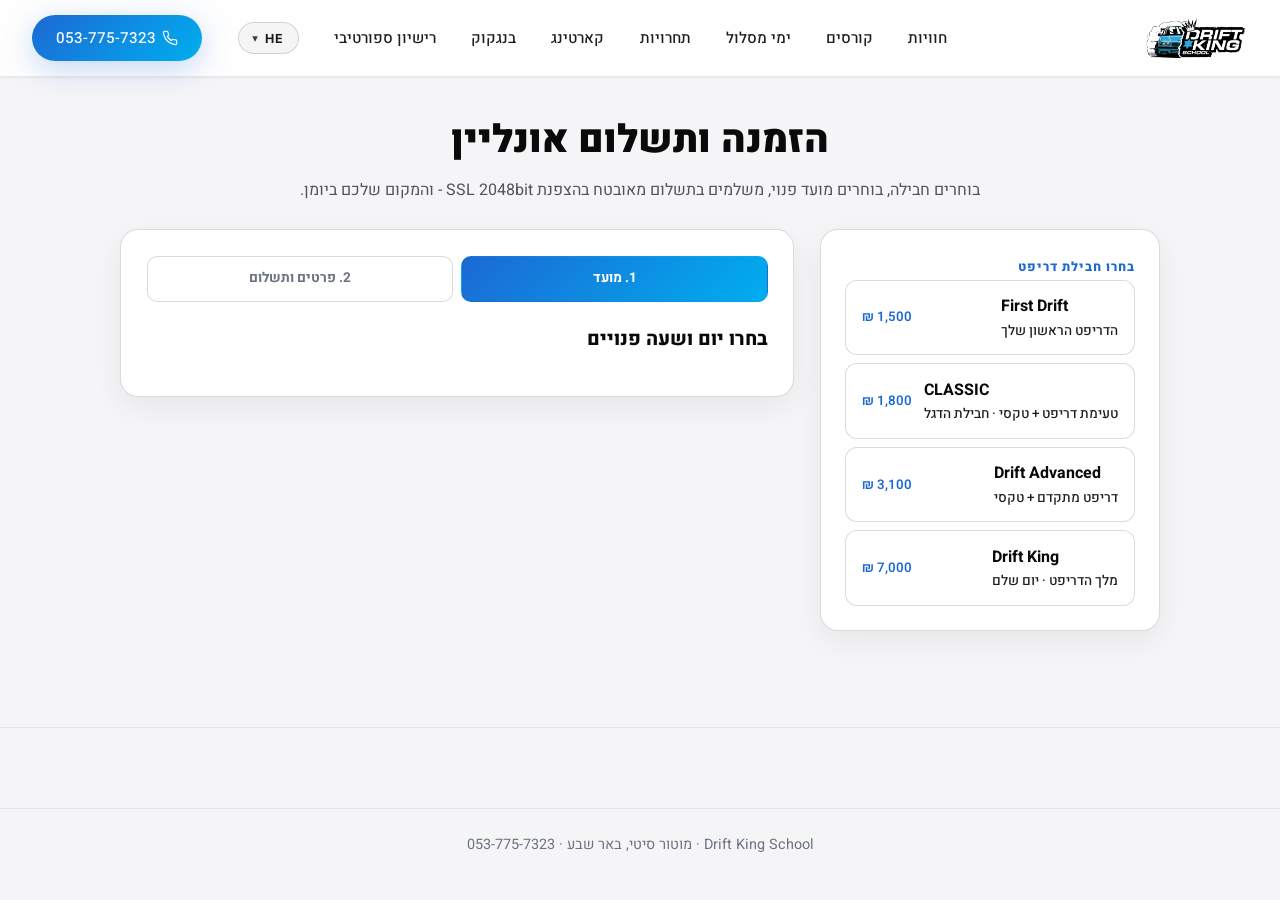
<file: book/index.html>
<!DOCTYPE html>
<html lang="he" dir="rtl">
<head>
    <meta charset="UTF-8">
    <meta name="viewport" content="width=device-width, initial-scale=1.0">
    <title data-he="הזמנה ותשלום אונליין | Drift King School" data-en="Book and pay online | Drift King School" data-ru="Онлайн бронирование | Drift King School" data-ar="حجز ودفع أونلاين | Drift King School">הזמנה ותשלום אונליין | Drift King School</title>
    <!-- ===== Link preview (WhatsApp / Facebook / Twitter): 1200x630 card ===== -->
    <meta property="og:type" content="website">
    <meta property="og:site_name" content="Drift King School">
    <meta property="og:locale" content="he_IL">
    <meta property="og:title" content="שריינו מועד לחוויה שלכם | Drift King School">
    <meta property="og:description" content="בוחרים חבילת דריפט, בוחרים מועד פנוי ביומן שלנו ומשלמים בתשלום מאובטח. תשלום מלא או מקדמה 350 ₪, והמקום נשמר לכם.">
    <meta property="og:url" content="https://driftkingschool.github.io/book/">
    <meta property="og:image" content="https://driftkingschool.github.io/book/og-cover.jpg?v=2026-09-10">
    <meta property="og:image:secure_url" content="https://driftkingschool.github.io/book/og-cover.jpg?v=2026-09-10">
    <meta property="og:image:type" content="image/jpeg">
    <meta property="og:image:width" content="1200">
    <meta property="og:image:height" content="630">
    <meta property="og:image:alt" content="שריינו מועד לחוויה שלכם">
    <meta name="twitter:card" content="summary_large_image">
    <meta name="twitter:title" content="שריינו מועד לחוויה שלכם | Drift King School">
    <meta name="twitter:description" content="בוחרים חבילת דריפט, בוחרים מועד פנוי ביומן שלנו ומשלמים בתשלום מאובטח. תשלום מלא או מקדמה 350 ₪, והמקום נשמר לכם.">
    <meta name="twitter:image" content="https://driftkingschool.github.io/book/og-cover.jpg?v=2026-09-10">
    <meta name="description" content="בחרו חבילת דריפט, בחרו מועד פנוי ביומן של Drift King School ושלמו אונליין - תשלום מלא או מקדמה. המקום נשמר לכם ביומן שלנו.">
    <link rel="icon" type="image/png" href="../logo-icon.png">
    <link rel="preconnect" href="https://fonts.googleapis.com">
    <link rel="preconnect" href="https://fonts.gstatic.com" crossorigin>
    <link href="https://fonts.googleapis.com/css2?family=Heebo:wght@300;400;500;700;800;900&family=Inter:wght@400;600;700;800&family=Cairo:wght@400;600;700;800&display=swap" rel="stylesheet">
    <link rel="stylesheet" href="../style.css">
    <link rel="stylesheet" href="book.css">
    <!-- Google Analytics 4 (DKS Landing Pages) -->
    <script async src="https://www.googletagmanager.com/gtag/js?id=G-9BLNS7E34C"></script>
    <script>
        window.dataLayer = window.dataLayer || [];
        function gtag(){dataLayer.push(arguments);}
        gtag('js', new Date());
        gtag('config', 'G-9BLNS7E34C');
        // WhatsApp, phone and booking clicks, sent as events that can be marked as key events in GA
        document.addEventListener('click', function (e) {
            var a = e.target.closest && e.target.closest('a[href]');
            if (!a) return;
            var h = a.getAttribute('href') || '';
            var name = /wa\.me|whatsapp\.com|^whatsapp:/i.test(h) ? 'whatsapp_click'
                : /^tel:/i.test(h) ? 'phone_click'
                : /\/book\//i.test(h) ? 'booking_click' : null;
            if (name) gtag('event', name, { link_url: a.href, link_text: (a.textContent || '').trim().slice(0, 100) });
        }, true);
    </script>
</head>
<body class="intro-done">

<svg width="0" height="0" style="position:absolute" aria-hidden="true">
    <defs>
        <symbol id="i-phone" viewBox="0 0 24 24" fill="none" stroke="currentColor" stroke-width="1.8" stroke-linecap="round" stroke-linejoin="round"><path d="M22 16.92v3a2 2 0 0 1-2.18 2 19.79 19.79 0 0 1-8.63-3.07 19.5 19.5 0 0 1-6-6 19.79 19.79 0 0 1-3.07-8.67A2 2 0 0 1 4.11 2h3a2 2 0 0 1 2 1.72c.13.96.36 1.9.7 2.81a2 2 0 0 1-.45 2.11L8.09 9.91a16 16 0 0 0 6 6l1.27-1.27a2 2 0 0 1 2.11-.45c.91.34 1.85.57 2.81.7A2 2 0 0 1 22 16.92z"/></symbol>
        <symbol id="i-repeat" viewBox="0 0 24 24" fill="none" stroke="currentColor" stroke-width="1.8" stroke-linecap="round" stroke-linejoin="round"><polyline points="17 1 21 5 17 9"/><path d="M3 11V9a4 4 0 0 1 4-4h14"/><polyline points="7 23 3 19 7 15"/><path d="M21 13v2a4 4 0 0 1-4 4H3"/></symbol>
        <symbol id="i-timer" viewBox="0 0 24 24" fill="none" stroke="currentColor" stroke-width="1.8" stroke-linecap="round" stroke-linejoin="round"><line x1="10" y1="2" x2="14" y2="2"/><line x1="12" y1="14" x2="15" y2="11"/><circle cx="12" cy="14" r="8"/></symbol>
        <symbol id="i-clock" viewBox="0 0 24 24" fill="none" stroke="currentColor" stroke-width="1.8" stroke-linecap="round" stroke-linejoin="round"><circle cx="12" cy="12" r="10"/><polyline points="12 6 12 12 16 14"/></symbol>
        <symbol id="i-pin" viewBox="0 0 24 24" fill="none" stroke="currentColor" stroke-width="1.8" stroke-linecap="round" stroke-linejoin="round"><path d="M20 10c0 6-8 12-8 12s-8-6-8-12a8 8 0 0 1 16 0Z"/><circle cx="12" cy="10" r="3"/></symbol>
        <symbol id="i-shield" viewBox="0 0 24 24" fill="none" stroke="currentColor" stroke-width="1.8" stroke-linecap="round" stroke-linejoin="round"><path d="M12 22s8-4 8-10V5l-8-3-8 3v7c0 6 8 10 8 10z"/></symbol>
    </defs>
</svg>

<nav class="navbar scrolled" id="navbar">
    <div class="nav-container">
        <a href="https://driftkingschool.github.io/" class="nav-logo">
            <img src="../logo.webp" alt="Drift King School Logo" class="logo-img">
        </a>
        <div class="nav-links">
            <a href="https://driftkingschool.github.io/" data-he="חוויות" data-en="Experiences" data-ru="Опыт" data-ar="تجارب">חוויות</a>
            <a href="https://driftkingschool.github.io/dks-courses/" data-he="קורסים" data-en="Courses" data-ru="Курсы" data-ar="دورات">קורסים</a>
            <a href="https://driftkingschool.github.io/track-days/" data-he="ימי מסלול" data-en="Track Days" data-ru="Трек-дни" data-ar="أيام الحلبة">ימי מסלול</a>
            <a href="https://driftkingschool.github.io/competition-rentals/" data-he="תחרויות" data-en="Competitions" data-ru="Соревнования" data-ar="مسابقات">תחרויות</a>
            <a href="https://driftkingschool.github.io/dks-karting/" data-he="קארטינג" data-en="Karting" data-ru="Картинг" data-ar="كارتينغ">קארטינג</a>
            <a href="https://driftkingschool.github.io/dks-bangkok/" data-he="בנגקוק" data-en="Bangkok" data-ru="Бангкок" data-ar="بانكوك">בנגקוק</a>
            <a href="https://driftkingschool.github.io/dks-rishayon/" data-he="רישיון ספורטיבי" data-en="Sport License" data-ru="Спортивная лицензия" data-ar="رخصة رياضية">רישיון ספורטיבי</a>
            <div class="lang-wrap" data-position="top">
                <button type="button" class="lang-toggle" aria-label="Change language" aria-haspopup="true" aria-expanded="false">
                    <span data-cur-lang>HE</span>
                    <span class="lang-caret" aria-hidden="true">▾</span>
                </button>
                <ul class="lang-menu" hidden role="menu">
                    <li role="menuitem"><button type="button" data-lang="he"><span class="lang-code">HE</span><span class="lang-name">עברית</span></button></li>
                    <li role="menuitem"><button type="button" data-lang="en"><span class="lang-code">EN</span><span class="lang-name">English</span></button></li>
                    <li role="menuitem"><button type="button" data-lang="ru"><span class="lang-code">RU</span><span class="lang-name">Русский</span></button></li>
                    <li role="menuitem"><button type="button" data-lang="ar"><span class="lang-code">AR</span><span class="lang-name">العربية</span></button></li>
                </ul>
            </div>
            <a href="tel:+972537757323" class="nav-cta">
                <svg class="icon icon-sm"><use href="#i-phone"/></svg> <span data-he="053-775-7323" data-en="053-775-7323" data-ru="053-775-7323" data-ar="053-775-7323">053-775-7323</span>
            </a>
        </div>
        <button class="hamburger" id="hamburger" aria-label="תפריט" data-aria-label-he="תפריט" data-aria-label-en="Menu" data-aria-label-ru="Меню" data-aria-label-ar="القائمة">
            <span></span><span></span><span></span>
        </button>
    </div>
    <div class="mobile-menu" id="mobileMenu">
        <a href="https://driftkingschool.github.io/" data-he="חוויות" data-en="Experiences" data-ru="Опыт" data-ar="تجارب">חוויות</a>
        <a href="https://driftkingschool.github.io/dks-courses/" data-he="קורסים" data-en="Courses" data-ru="Курсы" data-ar="دورات">קורסים</a>
        <a href="https://driftkingschool.github.io/track-days/" data-he="ימי מסלול" data-en="Track Days" data-ru="Трек-дни" data-ar="أيام الحلبة">ימי מסלול</a>
        <a href="https://driftkingschool.github.io/competition-rentals/" data-he="תחרויות" data-en="Competitions" data-ru="Соревнования" data-ar="مسابقات">תחרויות</a>
        <a href="https://driftkingschool.github.io/dks-karting/" data-he="קארטינג" data-en="Karting" data-ru="Картинг" data-ar="كارتينغ">קארטינג</a>
        <a href="https://driftkingschool.github.io/dks-bangkok/" data-he="בנגקוק" data-en="Bangkok" data-ru="Бангкок" data-ar="بانكوك">בנגקוק</a>
        <a href="https://driftkingschool.github.io/dks-rishayon/" data-he="רישיון ספורטיבי" data-en="Sport License" data-ru="Спортивная лицензия" data-ar="رخصة رياضية">רישיון ספורטיבי</a>
        <a href="tel:+972537757323" class="nav-cta"><svg class="icon icon-sm"><use href="#i-phone"/></svg> <span>053-775-7323</span></a>
        <div class="lang-wrap" data-position="mobile">
            <button type="button" class="lang-toggle" aria-label="Change language" aria-haspopup="true" aria-expanded="false">
                <span data-cur-lang>HE</span>
                <span class="lang-caret" aria-hidden="true">▾</span>
            </button>
            <ul class="lang-menu" hidden role="menu">
                <li role="menuitem"><button type="button" data-lang="he"><span class="lang-code">HE</span><span class="lang-name">עברית</span></button></li>
                <li role="menuitem"><button type="button" data-lang="en"><span class="lang-code">EN</span><span class="lang-name">English</span></button></li>
                <li role="menuitem"><button type="button" data-lang="ru"><span class="lang-code">RU</span><span class="lang-name">Русский</span></button></li>
                <li role="menuitem"><button type="button" data-lang="ar"><span class="lang-code">AR</span><span class="lang-name">العربية</span></button></li>
            </ul>
        </div>
    </div>
</nav>

<div id="status-banner" hidden>
    <div class="status-content">
        <span id="status-icon"></span>
        <strong id="status-title"></strong>
        <p id="status-msg"></p>
        <a id="status-link" class="status-link" href="#" target="_blank" rel="noopener" hidden></a>
        <button type="button" id="status-close" aria-label="סגור" data-aria-label-he="סגור" data-aria-label-en="Close" data-aria-label-ru="Закрыть" data-aria-label-ar="إغلاق">×</button>
    </div>
</div>

<main class="book-main">
    <div class="book-head">
        <h1 data-he="הזמנה ותשלום אונליין" data-en="Book and pay online" data-ru="Онлайн бронирование и оплата" data-ar="حجز ودفع أونلاين">הזמנה ותשלום אונליין</h1>
        <p data-he="בוחרים חבילה, בוחרים מועד פנוי, משלמים בתשלום מאובטח בהצפנת SSL 2048bit - והמקום שלכם ביומן." data-en="Pick a package, pick a free slot, pay, and the slot is yours." data-ru="Выберите пакет и свободное время, оплатите, и слот ваш." data-ar="اختر الباقة والموعد المتاح، ادفع، والموعد لك.">בוחרים חבילה, בוחרים מועד פנוי, משלמים - והמקום שלכם ביומן.</p>
    </div>

    <div class="book-grid">
        <aside class="book-pkg" id="pkg-panel">
            <div id="pkg-card" hidden>
                <span class="pkg-kicker" data-he="החבילה שבחרת" data-en="Your package" data-ru="Ваш пакет" data-ar="الباقة المختارة">החבילה שבחרת</span>
                <h2 id="pkg-name"></h2>
                <p class="pkg-sub" id="pkg-sub"></p>
                <div class="pkg-price-row"><span class="amt" id="pkg-price"></span><span class="cur">₪</span></div>
                <ul>
                    <li><svg class="icon"><use href="#i-repeat"/></svg><span id="pkg-sessions"></span></li>
                    <li><svg class="icon"><use href="#i-timer"/></svg><span id="pkg-net"></span></li>
                    <li><svg class="icon"><use href="#i-clock"/></svg><span id="pkg-dur"></span></li>
                    <li><svg class="icon"><use href="#i-pin"/></svg><span data-he="מוטור סיטי, באר שבע" data-en="Motor City, Beer Sheva" data-ru="Мотор Сити, Беэр-Шева" data-ar="موتور سيتي، بئر السبع">מוטור סיטי, באר שבע</span></li>
                    <li><svg class="icon"><use href="#i-shield"/></svg><span data-he="ציוד בטיחות, מדריך מוסמך, דלק וצמיגים כלולים" data-en="Safety gear, certified instructor, fuel and tires included" data-ru="Экипировка, инструктор, топливо и шины включены" data-ar="معدات الأمان والمدرب والوقود والإطارات مشمولة">ציוד בטיחות, מדריך מוסמך, דלק וצמיגים כלולים</span></li>
                </ul>
                <p class="note" id="pkg-deposit-note"></p>
                <p class="note"><a href="#" id="pkg-change" data-he="החלפת חבילה" data-en="Change package" data-ru="Сменить пакет" data-ar="تغيير الباقة">החלפת חבילה</a> · <a href="https://driftkingschool.github.io/#packages" data-he="לכל החבילות ←" data-en="All packages ←" data-ru="Все пакеты ←" data-ar="كل الباقات ←">לכל החבילות ←</a></p>
            </div>
            <div id="pkg-picker" hidden>
                <span class="pkg-kicker" data-he="בחרו חבילת דריפט" data-en="Choose a drift package" data-ru="Выберите дрифт-пакет" data-ar="اختر باقة الدرفت">בחרו חבילת דריפט</span>
                <div class="pkg-picker" id="pkg-picker-list"></div>
            </div>
        </aside>

        <section class="book-form">
            <div class="form-progress">
                <div class="progress-step active" data-step="1" data-he="1. מועד" data-en="1. Date and time" data-ru="1. Дата и время" data-ar="1. الموعد">1. מועד</div>
                <div class="progress-step" data-step="2" data-he="2. פרטים ותשלום" data-en="2. Details and payment" data-ru="2. Данные и оплата" data-ar="2. التفاصيل والدفع">2. פרטים ותשלום</div>
            </div>

            <form id="booking-form" novalidate>
                <fieldset class="form-step active" data-step="1">
                    <legend data-he="בחרו יום ושעה פנויים" data-en="Pick a free day and time" data-ru="Выберите свободный день и время" data-ar="اختر يومًا وساعة متاحين">בחרו יום ושעה פנויים</legend>
                    <div id="avail-loading" class="view"><div class="spinner"></div><p data-he="בודקים זמינות ביומן..." data-en="Checking the calendar..." data-ru="Проверяем календарь..." data-ar="نتحقق من التقويم...">בודקים זמינות ביומן...</p></div>
                    <div id="avail-error" class="view" hidden><p data-he="לא הצלחנו לטעון את הזמינות. נסו לרענן או כתבו לנו בוואטסאפ." data-en="Could not load availability. Refresh or message us on WhatsApp." data-ru="Не удалось загрузить доступность. Обновите или напишите в WhatsApp." data-ar="تعذّر تحميل الأوقات. حدّث الصفحة أو راسلنا على واتساب.">לא הצלחנו לטעון את הזמינות. נסו לרענן או כתבו לנו בוואטסאפ.</p></div>
                    <div id="avail-closed" class="view" hidden><p data-he="הזמנה אונליין פתוחה עד 22:40. אפשר לחזור אחרי חצות או לכתוב לנו בוואטסאפ." data-en="Online booking is open until 22:40. Come back after midnight or message us on WhatsApp." data-ru="Онлайн-бронирование открыто до 22:40. Возвращайтесь после полуночи или напишите в WhatsApp." data-ar="الحجز أونلاين متاح حتى 22:40. عد بعد منتصف الليل أو راسلنا على واتساب.">הזמנה אונליין פתוחה עד 22:40. אפשר לחזור אחרי חצות או לכתוב לנו בוואטסאפ.</p></div>
                    <div id="calendar" hidden>
                        <div class="cal-head">
                            <button type="button" class="cal-nav" id="cal-prev" aria-label="חודש קודם" data-aria-label-he="חודש קודם" data-aria-label-en="Previous month" data-aria-label-ru="Предыдущий месяц" data-aria-label-ar="الشهر السابق">›</button>
                            <strong id="cal-month"></strong>
                            <button type="button" class="cal-nav" id="cal-next" aria-label="חודש הבא" data-aria-label-he="חודש הבא" data-aria-label-en="Next month" data-aria-label-ru="Следующий месяц" data-aria-label-ar="الشهر التالي">‹</button>
                        </div>
                        <div class="day-names" id="day-names"></div>
                        <div class="day-grid" id="day-grid"></div>
                        <div class="slot-title" id="slot-title" hidden data-he="שעות פנויות" data-en="Free start times" data-ru="Свободное время начала" data-ar="أوقات البدء المتاحة">שעות פנויות</div>
                        <div class="slot-grid" id="slot-grid"></div>
                        <div class="chosen" id="chosen" hidden></div>
                        <span class="hint" data-he="הזמנה עד 60 יום קדימה, לפחות 24 שעות מראש. שומרים 30 דקות הפסקה בין הדרכות." data-en="Book up to 60 days ahead, at least 24 hours in advance. We keep 30 minutes between sessions." data-ru="Бронирование до 60 дней вперёд, минимум за 24 часа. Между занятиями 30 минут перерыва." data-ar="الحجز حتى 60 يومًا مسبقًا وقبل 24 ساعة على الأقل. نترك 30 دقيقة بين الجلسات.">הזמנה עד 60 יום קדימה, לפחות 24 שעות מראש. שומרים 30 דקות הפסקה בין הדרכות.</span>
                        <small class="error-msg" data-error="slot" data-he="בחרו יום ושעה כדי להמשיך" data-en="Pick a day and a time to continue" data-ru="Выберите день и время" data-ar="اختر اليوم والساعة للمتابعة">בחרו יום ושעה כדי להמשיך</small>
                        <div class="form-actions">
                            <button type="button" class="btn-next" data-target="2" data-he="המשך לפרטים ותשלום ←" data-en="Continue to details and payment ←" data-ru="К данным и оплате ←" data-ar="متابعة إلى التفاصيل والدفع ←">המשך לפרטים ותשלום ←</button>
                        </div>
                    </div>
                </fieldset>

                <fieldset class="form-step" data-step="2">
                    <legend data-he="פרטים ותשלום" data-en="Details and payment" data-ru="Данные и оплата" data-ar="التفاصيل والدفع">פרטים ותשלום</legend>
                    <div class="chosen" id="chosen2"></div>
                    <label style="margin-top:1rem">
                        <span data-he="שם מלא" data-en="Full name" data-ru="Полное имя" data-ar="الاسم الكامل">שם מלא</span> <span class="req">*</span>
                        <input type="text" name="fullName" required minlength="2" maxlength="50" autocomplete="name" data-placeholder-he="ישראל ישראלי" data-placeholder-en="Full name" data-placeholder-ru="Имя и фамилия" data-placeholder-ar="الاسم الكامل" placeholder="ישראל ישראלי">
                        <small class="error-msg" data-error="fullName" data-he="נא להזין שם מלא" data-en="Please enter your full name" data-ru="Введите имя" data-ar="أدخل الاسم الكامل">נא להזין שם מלא</small>
                    </label>
                    <label>
                        <span data-he="טלפון נייד" data-en="Mobile phone" data-ru="Мобильный телефон" data-ar="الهاتف المحمول">טלפון נייד</span> <span class="req">*</span>
                        <input type="tel" name="phone" required inputmode="numeric" pattern="05[0-9]{8}" maxlength="12" autocomplete="tel" placeholder="0501234567">
                        <small class="error-msg" data-error="phone" data-he="טלפון ישראלי, 10 ספרות שמתחילות ב-05" data-en="Israeli mobile, 10 digits starting with 05" data-ru="Израильский номер, 10 цифр, начинается с 05" data-ar="رقم إسرائيلي، 10 أرقام يبدأ بـ 05">טלפון ישראלי, 10 ספרות שמתחילות ב-05</small>
                    </label>
                    <label>
                        <span data-he="אימייל" data-en="Email" data-ru="Email" data-ar="البريد الإلكتروني">אימייל</span> <span class="req">*</span>
                        <input type="email" name="email" required maxlength="50" autocomplete="email" placeholder="name@example.com">
                        <small class="error-msg" data-error="email" data-he="נא להזין אימייל תקין - אליו יגיע אישור ההזמנה" data-en="Please enter a valid email, the confirmation goes there" data-ru="Введите корректный email, туда придёт подтверждение" data-ar="أدخل بريدًا صحيحًا، سيصلك التأكيد عليه">נא להזין אימייל תקין - אליו יגיע אישור ההזמנה</small>
                    </label>
                    <div class="hp" aria-hidden="true"><input type="text" name="website" tabindex="-1" autocomplete="off"></div>

                    <fieldset class="pay-group">
                        <legend data-he="איך משלמים?" data-en="How would you like to pay?" data-ru="Как оплатить?" data-ar="كيف تريد الدفع؟">איך משלמים?</legend>
                        <label class="radio-tile" id="tile-full">
                            <input type="radio" name="payMode" value="full" checked>
                            <div>
                                <strong data-he="תשלום מלא עכשיו" data-en="Pay in full now" data-ru="Полная оплата сейчас" data-ar="الدفع الكامل الآن">תשלום מלא עכשיו</strong>
                                <span id="tile-full-sub"></span>
                            </div>
                        </label>
                        <label class="radio-tile" id="tile-deposit">
                            <input type="radio" name="payMode" value="deposit">
                            <div>
                                <strong data-he="מקדמה 350 ₪ עכשיו" data-en="350 ₪ deposit now" data-ru="Аванс 350 ₪ сейчас" data-ar="عربون 350 ₪ الآن">מקדמה 350 ₪ עכשיו</strong>
                                <span id="tile-deposit-sub"></span>
                            </div>
                        </label>
                    </fieldset>

                    <div class="summary">
                        <div><span data-he="מחיר החבילה" data-en="Package price" data-ru="Цена пакета" data-ar="سعر الباقة">מחיר החבילה</span><span id="sum-price"></span></div>
                        <div><span data-he="יתרה לתשלום במקום" data-en="Balance due on site" data-ru="Остаток на месте" data-ar="المتبقي يُدفع في الموقع">יתרה לתשלום במקום</span><span id="sum-later"></span></div>
                        <div class="big"><span data-he="לתשלום עכשיו" data-en="Pay now" data-ru="К оплате сейчас" data-ar="للدفع الآن">לתשלום עכשיו</span><span id="sum-now"></span></div>
                    </div>

                    <div class="form-actions">
                        <button type="button" class="btn-back" data-target="1" data-he="← חזרה" data-en="← Back" data-ru="← Назад" data-ar="← رجوع">← חזרה</button>
                        <button type="submit" class="btn-submit" id="submit-btn" data-he="לתשלום מאובטח" data-en="Secure payment" data-ru="Безопасная оплата" data-ar="دفع آمن">לתשלום מאובטח</button>
                    </div>
                    <p class="ssl-note"><svg class="icon" aria-hidden="true"><use href="#i-shield"/></svg> <span data-he="תשלום מאובטח בהצפנת SSL 2048bit" data-en="Secure payment with 2048-bit SSL encryption" data-ru="Безопасная оплата с шифрованием SSL 2048 бит" data-ar="دفع آمن بتشفير SSL 2048 بت">תשלום מאובטח בהצפנת SSL 2048bit</span></p>
                    <p class="note" data-he="אחרי הלחיצה המועד נשמר לך ל-13 דקות להשלמת התשלום בדף המאובטח של קארדקום. אפשר לשחרר אותו בכל רגע ולבחור מועד אחר." data-en="After you click, the slot is held for you for 13 minutes while you pay on CardCom's secure page. You can release it at any time and pick another slot." data-ru="После нажатия слот удерживается за вами 13 минут, пока вы оплачиваете на защищённой странице CardCom. Его можно освободить в любой момент и выбрать другое время." data-ar="بعد الضغط يُحجز الموعد لك 13 دقيقة لإتمام الدفع في صفحة كاردكوم الآمنة. يمكنك تحريره في أي وقت واختيار موعد آخر.">אחרי הלחיצה המועד נשמר לך ל-13 דקות עד להשלמת התשלום בדף המאובטח של קארדקום.</p>
                </fieldset>
            </form>

            <div id="view-hold" class="view" hidden>
                <h2 data-he="המועד שמור לך!" data-en="Your slot is held!" data-ru="Слот удержан!" data-ar="تم حجز موعدك!">המועד שמור לך!</h2>
                <div class="timer" id="timer-hold">13:00</div>
                <p data-he="מעבירים אותך לתשלום מאובטח בקארדקום..." data-en="Taking you to CardCom secure payment..." data-ru="Переходим к безопасной оплате CardCom..." data-ar="ننقلك إلى الدفع الآمن في كاردكوم...">מעבירים אותך לתשלום מאובטח בקארדקום...</p>
                <div class="spinner"></div>
                <p class="note"><a id="hold-manual-link" href="#" data-he="לא עברת אוטומטית? לחץ כאן לתשלום" data-en="Not redirected? Click here to pay" data-ru="Не перешли? Нажмите для оплаты" data-ar="لم يتم التحويل؟ اضغط هنا للدفع">לא עברת אוטומטית? לחץ כאן לתשלום</a></p>
            </div>

            <div id="view-pending" class="view" hidden>
                <div class="spinner"></div>
                <h2 data-he="מאמתים את התשלום מול קארדקום..." data-en="Verifying your payment with CardCom..." data-ru="Проверяем оплату в CardCom..." data-ar="نتحقق من الدفع مع كاردكوم...">מאמתים את התשלום מול קארדקום...</h2>
                <p data-he="זה לוקח כמה שניות. אל תסגרו את הדף." data-en="This takes a few seconds. Please keep the page open." data-ru="Это займёт несколько секунд. Не закрывайте страницу." data-ar="يستغرق ذلك ثوانٍ. لا تغلق الصفحة.">זה לוקח כמה שניות. אל תסגרו את הדף.</p>
                <button type="button" class="a-ghost" id="pending-recheck" hidden style="margin:.4rem auto 0" data-he="בדוק שוב" data-en="Check again" data-ru="Проверить снова" data-ar="تحقق مجددًا">בדוק שוב</button>
                <p class="note" id="pending-long" hidden data-he="האימות לוקח קצת יותר זמן. אם שילמת - האישור יגיע למייל בדקות הקרובות, והמועד שלך שמור." data-en="Verification is taking longer. If you paid, the confirmation will reach your email within minutes and your slot is safe." data-ru="Проверка занимает больше времени. Если вы оплатили, подтверждение придёт на почту, слот сохранён." data-ar="يستغرق التحقق وقتًا أطول. إذا دفعت فسيصلك التأكيد بالبريد خلال دقائق وموعدك محفوظ.">האימות לוקח קצת יותר זמן. אם שילמת - האישור יגיע למייל בדקות הקרובות, והמועד שלך שמור.</p>
            </div>

            <div id="view-success" class="view" hidden>
                <div class="ok-mark">✓</div>
                <h2 data-he="ההזמנה אושרה! נתראה במסלול." data-en="Booking confirmed! See you on track." data-ru="Бронирование подтверждено! До встречи на трассе." data-ar="تم تأكيد الحجز! نراك على المضمار.">ההזמנה אושרה! נתראה במסלול.</h2>
                <div class="confirm-box" id="confirm-box"></div>
                <p class="note" data-he="שלחנו לך מייל אישור עם כפתור 'הוסף ליומן'. בהמשך יגיע גם מייל 'קבענו' עם סרטון ההגעה, וחשבונית מקארדקום." data-en="We emailed your confirmation with an 'Add to calendar' button. A welcome email with directions and the CardCom invoice will follow." data-ru="Мы отправили подтверждение с кнопкой «Добавить в календарь». Далее придёт письмо с инструкциями и счёт CardCom." data-ar="أرسلنا لك بريد تأكيد مع زر 'أضف إلى التقويم'. سيصلك لاحقًا بريد ترحيبي وفاتورة كاردكوم.">שלחנו לך מייל אישור עם כפתור 'הוסף ליומן'. בהמשך יגיע גם מייל 'קבענו' עם סרטון ההגעה, וחשבונית מקארדקום.</p>
                <div class="view-actions">
                    <a class="a-wa" href="https://wa.me/972537757323" target="_blank" rel="noopener" data-he="שאלות? וואטסאפ" data-en="Questions? WhatsApp" data-ru="Вопросы? WhatsApp" data-ar="أسئلة؟ واتساب">שאלות? וואטסאפ</a>
                    <a class="a-ghost" href="https://driftkingschool.github.io/" data-he="חזרה לאתר" data-en="Back to site" data-ru="На сайт" data-ar="العودة للموقع">חזרה לאתר</a>
                </div>
            </div>

            <div id="view-failed" class="view" hidden>
                <h2 id="failed-title"></h2>
                <p data-he="המועד עדיין שמור לך:" data-en="Your slot is still held for:" data-ru="Слот ещё удержан:" data-ar="لا يزال موعدك محجوزًا لمدة:">המועד עדיין שמור לך:</p>
                <div class="timer" id="timer-failed">--:--</div>
                <div class="view-actions">
                    <button type="button" class="a-primary" id="retry-btn" data-he="נסה לשלם שוב" data-en="Try paying again" data-ru="Попробовать оплатить снова" data-ar="حاول الدفع مرة أخرى">נסה לשלם שוב</button>
                    <button type="button" class="a-ghost" id="pick-again-btn" data-he="בחר מועד אחר" data-en="Pick another slot" data-ru="Выбрать другое время" data-ar="اختر موعدًا آخر">בחר מועד אחר</button>
                    <a class="a-wa" href="https://wa.me/972537757323" target="_blank" rel="noopener" data-he="עזרה בוואטסאפ" data-en="Help on WhatsApp" data-ru="Помощь в WhatsApp" data-ar="مساعدة عبر واتساب">עזרה בוואטסאפ</a>
                </div>
            </div>

            <div id="view-released" class="view" hidden>
                <h2 data-he="הזמן לתשלום עבר" data-en="The payment window has passed" data-ru="Время на оплату истекло" data-ar="انتهت مهلة الدفع">הזמן לתשלום עבר</h2>
                <p data-he="המועד ששמרנו לך פג. אפשר לבחור מועד אחר עכשיו, או לכתוב לנו ונסגור אותו ביחד." data-en="The slot we held for you has expired. Pick another slot now, or message us and we will sort it out together." data-ru="Удержание слота истекло. Выберите другое время или напишите нам, и мы всё уладим." data-ar="انتهت مدة حجز موعدك. اختر موعدًا آخر الآن أو راسلنا وسنرتّب الأمر معًا.">המועד ששמרנו לך פג. אפשר לבחור מועד אחר עכשיו, או לכתוב לנו ונסגור אותו ביחד.</p>
                <p class="note" data-he="אם בכל זאת שילמת עכשיו - אל דאגה, נזהה את התשלום ונחזור אליך תוך שעה." data-en="If you did pay just now, don't worry: we detect it and get back to you within an hour." data-ru="Если вы всё же оплатили, не волнуйтесь: мы увидим платёж и свяжемся в течение часа." data-ar="إن كنت قد دفعت للتو فلا تقلق، سنرصد الدفع ونعود إليك خلال ساعة.">אם בכל זאת שילמת עכשיו - אל דאגה, נזהה את התשלום ונחזור אליך תוך שעה.</p>
                <div class="view-actions">
                    <button type="button" class="a-primary" id="released-pick-btn" data-he="בחר מועד חדש" data-en="Pick a new slot" data-ru="Выбрать новое время" data-ar="اختر موعدًا جديدًا">בחר מועד חדש</button>
                    <a class="a-wa" href="https://wa.me/972537757323" target="_blank" rel="noopener" data-he="וואטסאפ" data-en="WhatsApp" data-ru="WhatsApp" data-ar="واتساب">וואטסאפ</a>
                </div>
            </div>

            <div id="view-resume" class="view" hidden>
                <h2 data-he="יש לך מועד שמור" data-en="You have a slot on hold" data-ru="У вас удержан слот" data-ar="لديك موعد محجوز">יש לך מועד שמור</h2>
                <div class="chosen" id="resume-chosen"></div>
                <p data-he="המועד שמור לך עוד:" data-en="Your slot is held for:" data-ru="Слот удержан ещё:" data-ar="موعدك محجوز لمدة:">המועד שמור לך עוד:</p>
                <div class="timer" id="timer-resume">--:--</div>
                <div class="view-actions">
                    <a class="a-primary" id="resume-pay-link" href="#" data-he="לתשלום מאובטח" data-en="Secure payment" data-ru="Безопасная оплата" data-ar="دفع آمن">לתשלום מאובטח</a>
                    <button type="button" class="a-ghost" id="resume-pick-btn" data-he="בחר מועד אחר" data-en="Pick another slot" data-ru="Выбрать другое время" data-ar="اختر موعدًا آخر">בחר מועד אחר</button>
                    <button type="button" class="a-ghost" id="resume-cancel-btn" data-he="בטל את ההזמנה" data-en="Cancel this booking" data-ru="Отменить бронь" data-ar="إلغاء هذا الحجز">בטל את ההזמנה</button>
                </div>
            </div>
        </section>
    </div>
</main>

<footer class="footer" style="margin-top:2rem">
    <div class="footer-bottom" style="text-align:center;padding:1.5rem;color:#6b7280;font-size:.9rem">
        Drift King School · <span data-he="מוטור סיטי, באר שבע" data-en="Motor City, Beer Sheva" data-ru="Мотор Сити, Беэр-Шева" data-ar="موتور سيتي، بئر السبع">מוטור סיטי, באר שבע</span> · <a href="tel:+972537757323" class="phone-link" style="color:inherit">053-775-7323</a>
    </div>
</footer>

<script src="app.js"></script>
</body>
</html>
</file>
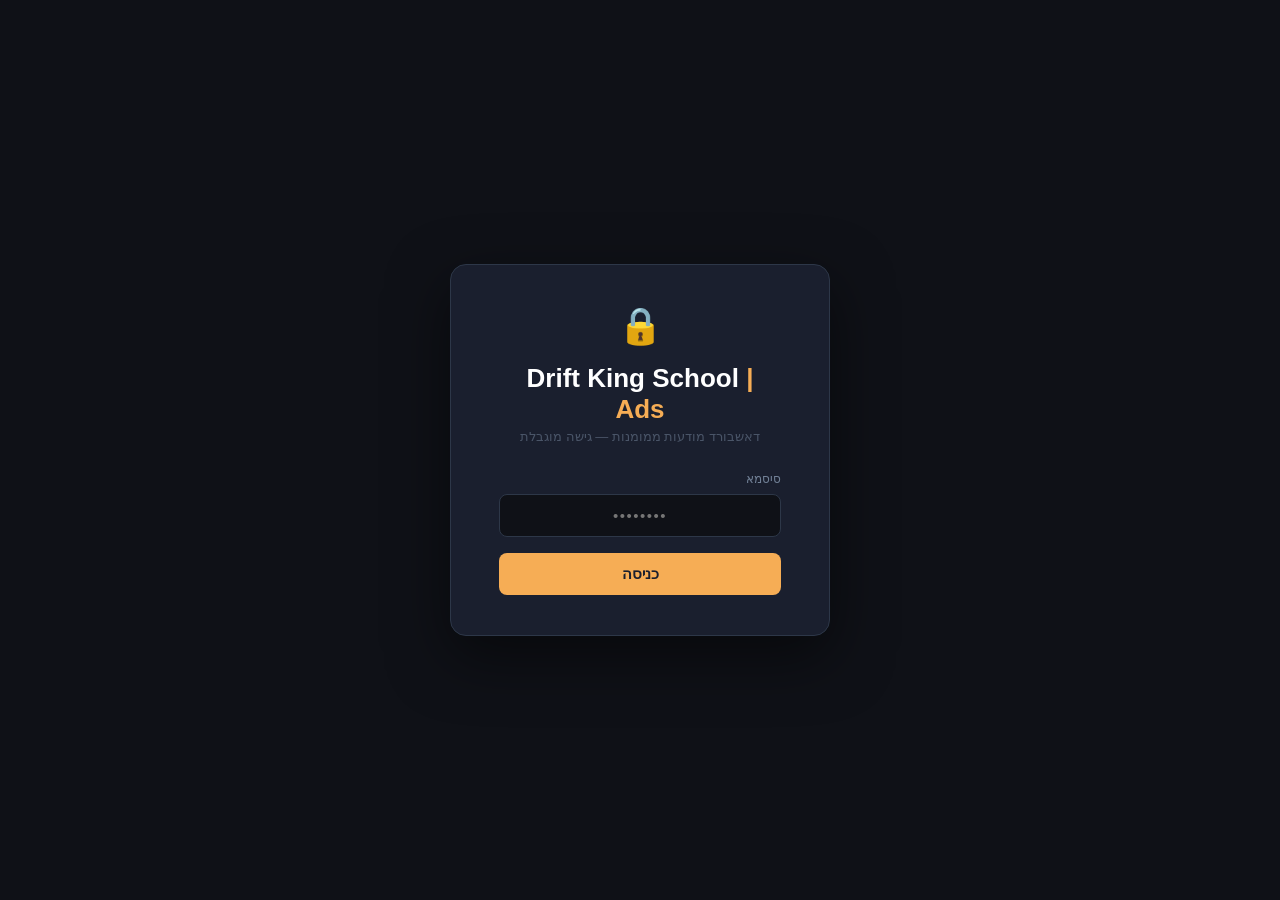
<file: dks-ads-dashboard/index.html>
<!DOCTYPE html>
<html lang="he" dir="rtl">
<head>
<meta charset="UTF-8">
<meta name="viewport" content="width=device-width, initial-scale=1.0">
<title>DKS - דאשבורד מודעות</title>
<style>
  /* ===== PASSWORD GATE ===== */
  #gate {
    position: fixed; inset: 0; z-index: 9999;
    background: #0f1117;
    display: flex; align-items: center; justify-content: center;
    flex-direction: column; gap: 0;
  }
  #gate.hidden { display: none; }
  .gate-box {
    background: #1a1f2e;
    border: 1px solid #2d3748;
    border-radius: 16px;
    padding: 40px 48px;
    text-align: center;
    max-width: 380px;
    width: 90%;
    box-shadow: 0 20px 60px rgba(0,0,0,0.5);
  }
  .gate-logo { font-size: 26px; font-weight: 800; color: #fff; margin-bottom: 4px; }
  .gate-logo span { color: #f6ad55; }
  .gate-sub { font-size: 13px; color: #4a5568; margin-bottom: 28px; }
  .gate-label { font-size: 12px; color: #718096; margin-bottom: 8px; text-align: right; }
  .gate-input {
    width: 100%;
    padding: 12px 16px;
    background: #0f1117;
    border: 1px solid #2d3748;
    border-radius: 8px;
    color: #e2e8f0;
    font-size: 15px;
    text-align: center;
    letter-spacing: 0.1em;
    outline: none;
    margin-bottom: 16px;
    transition: border-color 0.2s;
    direction: ltr;
  }
  .gate-input:focus { border-color: #f6ad55; }
  .gate-btn {
    width: 100%;
    padding: 12px;
    background: #f6ad55;
    color: #1a1f2e;
    font-size: 15px;
    font-weight: 700;
    border: none;
    border-radius: 8px;
    cursor: pointer;
    transition: background 0.2s;
  }
  .gate-btn:hover { background: #fbd38d; }
  .gate-error {
    color: #fc8181;
    font-size: 12px;
    margin-top: 10px;
    display: none;
  }
  .gate-lock { font-size: 36px; margin-bottom: 16px; }

  /* ===== DASHBOARD (hidden until unlocked) ===== */
  #dashboard { display: none; }
  #dashboard.visible { display: block; }

  /* ===== REST OF STYLES ===== */
  * { box-sizing: border-box; margin: 0; padding: 0; }
  body { font-family: 'Segoe UI', Arial, sans-serif; background: #0f1117; color: #e2e8f0; direction: rtl; }
  .header { background: linear-gradient(135deg, #1a1f2e 0%, #252b3b 100%); padding: 24px 32px; border-bottom: 1px solid #2d3748; display: flex; align-items: center; justify-content: space-between; }
  .header-logo { font-size: 22px; font-weight: 700; color: #fff; }
  .header-logo span { color: #f6ad55; }
  .header-sub { font-size: 13px; color: #718096; margin-top: 4px; }
  .header-date { font-size: 12px; color: #4a5568; background: #1a202c; padding: 6px 12px; border-radius: 8px; }
  .kpi-bar { display: grid; grid-template-columns: repeat(5, 1fr); gap: 16px; padding: 24px 32px 0; }
  .kpi { background: #1a1f2e; border: 1px solid #2d3748; border-radius: 12px; padding: 18px 20px; text-align: center; }
  .kpi-label { font-size: 11px; color: #718096; text-transform: uppercase; letter-spacing: 0.05em; margin-bottom: 8px; }
  .kpi-value { font-size: 28px; font-weight: 700; color: #f6ad55; }
  .kpi-sub { font-size: 11px; color: #4a5568; margin-top: 4px; }
  .data-note { margin: 16px 32px; background: #1a2035; border: 1px solid #2a3a5c; border-radius: 8px; padding: 10px 16px; font-size: 12px; color: #667eea; }
  .section { padding: 24px 32px; }
  .section-title { font-size: 16px; font-weight: 600; color: #a0aec0; margin-bottom: 16px; display: flex; align-items: center; gap: 8px; }
  .section-title::before { content: ''; display: block; width: 4px; height: 18px; background: #f6ad55; border-radius: 2px; }
  .main-table { width: 100%; border-collapse: collapse; background: #1a1f2e; border-radius: 12px; overflow: hidden; border: 1px solid #2d3748; }
  .main-table thead tr { background: #252b3b; }
  .main-table th { padding: 12px 16px; font-size: 11px; font-weight: 600; color: #718096; text-transform: uppercase; letter-spacing: 0.05em; text-align: right; border-bottom: 1px solid #2d3748; white-space: nowrap; }
  .main-table td { padding: 14px 16px; font-size: 13px; border-bottom: 1px solid #1a202c; vertical-align: middle; }
  .main-table tbody tr:last-child td { border-bottom: none; }
  .main-table tbody tr:hover { background: #252b3b; }
  .ad-name { font-weight: 600; color: #fff; }
  .ad-name small { display: block; font-size: 11px; color: #4a5568; font-weight: 400; margin-top: 2px; }
  .campaign-tag { display: inline-block; font-size: 10px; background: #1a2035; color: #667eea; padding: 2px 8px; border-radius: 20px; border: 1px solid #2a3a5c; }
  .funnel-wrap { display: flex; flex-direction: column; gap: 3px; min-width: 160px; }
  .funnel-row { display: flex; align-items: center; gap: 6px; font-size: 10px; }
  .funnel-bar-bg { flex: 1; background: #0f1117; border-radius: 3px; height: 8px; overflow: hidden; }
  .funnel-bar-fill { height: 100%; border-radius: 3px; }
  .bar-contact { background: #4299e1; }
  .bar-quote   { background: #f6ad55; }
  .bar-closed  { background: #48bb78; }
  .funnel-pct  { color: #718096; min-width: 36px; text-align: left; }
  .score-badge { display: inline-block; padding: 4px 10px; border-radius: 20px; font-size: 12px; font-weight: 700; }
  .score-a { background: #22543d; color: #48bb78; }
  .score-b { background: #2c3e50; color: #f6ad55; }
  .score-c { background: #2d1f3d; color: #9f7aea; }
  .rank { font-size: 20px; font-weight: 700; text-align: center; }
  .rank-1 { color: #f6ad55; }
  .rank-2 { color: #a0aec0; }
  .rank-3 { color: #c05621; }
  .two-col { display: grid; grid-template-columns: 1fr 1fr; gap: 16px; }
  .status-list { display: flex; flex-direction: column; gap: 6px; }
  .status-item { display: flex; align-items: center; gap: 8px; font-size: 12px; }
  .status-dot { width: 8px; height: 8px; border-radius: 50%; flex-shrink: 0; }
  .status-name { flex: 1; color: #a0aec0; }
  .status-count { font-weight: 600; color: #e2e8f0; min-width: 28px; text-align: left; }
  .status-bar-bg { width: 80px; background: #0f1117; border-radius: 3px; height: 5px; }
  .status-bar { height: 5px; border-radius: 3px; }
  .insights-grid { display: grid; grid-template-columns: repeat(3, 1fr); gap: 12px; }
  .insight-card { background: #1a1f2e; border: 1px solid #2d3748; border-radius: 10px; padding: 16px; }
  .insight-card.highlight { border-color: #48bb78; background: #0d1f16; }
  .insight-card.warn { border-color: #f6ad55; background: #1f1a0d; }
  .insight-icon { font-size: 22px; margin-bottom: 8px; }
  .insight-title { font-size: 12px; color: #718096; margin-bottom: 4px; }
  .insight-body { font-size: 14px; font-weight: 600; color: #e2e8f0; }
  .insight-detail { font-size: 11px; color: #4a5568; margin-top: 4px; }
  .mini-bars { display: flex; flex-direction: column; gap: 8px; }
  .mini-bar-row { display: flex; align-items: center; gap: 10px; }
  .mini-bar-label { font-size: 12px; color: #a0aec0; width: 200px; white-space: nowrap; overflow: hidden; text-overflow: ellipsis; }
  .mini-bar-bg { flex: 1; background: #0f1117; border-radius: 4px; height: 22px; overflow: hidden; }
  .mini-bar-fill { height: 100%; border-radius: 4px; display: flex; align-items: center; padding: 0 8px; font-size: 11px; font-weight: 600; color: #fff; white-space: nowrap; }
  .mini-bar-count { font-size: 13px; font-weight: 700; color: #f6ad55; min-width: 30px; text-align: left; }
  .color-1 { background: #4299e1; } .color-2 { background: #9f7aea; } .color-3 { background: #48bb78; } .color-4 { background: #f6ad55; } .color-5 { background: #fc8181; }
  .footer { text-align: center; padding: 20px; font-size: 11px; color: #2d3748; }
</style>
</head>
<body>

<!-- PASSWORD GATE -->
<div id="gate">
  <div class="gate-box">
    <div class="gate-lock">🔒</div>
    <div class="gate-logo">Drift King School <span>| Ads</span></div>
    <div class="gate-sub">דאשבורד מודעות ממומנות — גישה מוגבלת</div>
    <div class="gate-label">סיסמא</div>
    <input type="password" id="pwInput" class="gate-input" placeholder="••••••••" autocomplete="off" />
    <button class="gate-btn" onclick="checkPassword()">כניסה</button>
    <div class="gate-error" id="pwError">סיסמא שגויה — נסה שוב</div>
  </div>
</div>

<!-- DASHBOARD CONTENT -->
<div id="dashboard">

<div class="header">
  <div>
    <div class="header-logo">Drift King School <span>| דאשבורד מודעות</span></div>
    <div class="header-sub">ניתוח ביצועי מודעות ממומנות לפי לידים, איכות ושיעורי סגירה</div>
  </div>
  <div class="header-date">נתוני CRM &bull; עדכון: 08/06/2026</div>
</div>

<div class="kpi-bar">
  <div class="kpi"><div class="kpi-label">לידים פעילים</div><div class="kpi-value">55</div><div class="kpi-sub">בסטטוס ליד חדש</div></div>
  <div class="kpi"><div class="kpi-label">לקוחות ממאי 2026</div><div class="kpi-value">418</div><div class="kpi-sub">הגיעו דרך מודעות</div></div>
  <div class="kpi"><div class="kpi-label">שיעור קשר (ממוצע)</div><div class="kpi-value">23%</div><div class="kpi-sub">יצרנו קשר / ניסינו</div></div>
  <div class="kpi"><div class="kpi-label">שיעור הצעת מחיר</div><div class="kpi-value">16%</div><div class="kpi-sub">מכל הלידים ממודעות</div></div>
  <div class="kpi"><div class="kpi-label">Best Close Rate</div><div class="kpi-value">4.8%</div><div class="kpi-sub">ADS 02 (ריטרגטינג)</div></div>
</div>

<div class="data-note">
  <strong>בסיס הנתונים:</strong> 55 לידים פעילים נוכחיים + 418 לקוחות שנוצרו במאי 2026 דרך מודעות פייסבוק. Income לא מדווח ישירות ב-CRM (מגיע דרך CardCom). ניתוח מבוסס על סטטוסים ושלבי פאנל.
</div>

<div class="section">
  <div class="section-title">ביצועי מודעות - מאי 2026 (418 לקוחות)</div>
  <table class="main-table">
    <thead>
      <tr>
        <th>#</th><th>מודעה</th><th>קמפיין / Adset</th><th>לקוחות<br>מאי 2026</th><th>לידים<br>פעילים</th><th>פאנל המרה</th><th>שיעור קשר</th><th>שיעור הצעה</th><th>שיעור סגירה</th><th>ציון איכות</th>
      </tr>
    </thead>
    <tbody>
      <tr>
        <td><div class="rank rank-1">1</div></td>
        <td><div class="ad-name">ADS 02<small>ריטרגטינג - NUEVO</small></div><span class="campaign-tag">RMKT</span></td>
        <td style="font-size:12px;color:#a0aec0;">NUEVO - RMKT<br><span style="color:#4a5568;font-size:11px;">RMKT (retargeting)</span></td>
        <td style="font-size:18px;font-weight:700;color:#e2e8f0;">21</td>
        <td style="font-size:18px;font-weight:700;color:#f6ad55;">5</td>
        <td><div class="funnel-wrap">
          <div class="funnel-row"><span style="color:#4299e1;width:40px;font-size:10px;">קשר</span><div class="funnel-bar-bg"><div class="funnel-bar-fill bar-contact" style="width:38%"></div></div><span class="funnel-pct">38%</span></div>
          <div class="funnel-row"><span style="color:#f6ad55;width:40px;font-size:10px;">הצעה</span><div class="funnel-bar-bg"><div class="funnel-bar-fill bar-quote" style="width:19%"></div></div><span class="funnel-pct">19%</span></div>
          <div class="funnel-row"><span style="color:#48bb78;width:40px;font-size:10px;">סגירה</span><div class="funnel-bar-bg"><div class="funnel-bar-fill bar-closed" style="width:4.8%"></div></div><span class="funnel-pct">4.8%</span></div>
        </div></td>
        <td style="color:#4299e1;font-weight:700;">38.1%</td><td style="color:#f6ad55;font-weight:700;">19.0%</td><td style="color:#48bb78;font-weight:700;font-size:16px;">4.8%</td>
        <td><span class="score-badge score-a">A+</span></td>
      </tr>
      <tr>
        <td><div class="rank rank-2">2</div></td>
        <td><div class="ad-name">Ad3<small>פורשה 718 - 14.1</small></div><span class="campaign-tag">INT</span></td>
        <td style="font-size:12px;color:#a0aec0;">נואבו | לידים | פורשה 718<br><span style="color:#4a5568;font-size:11px;">INT (traffic)</span></td>
        <td style="font-size:18px;font-weight:700;color:#e2e8f0;">60</td>
        <td style="font-size:18px;font-weight:700;color:#f6ad55;">13</td>
        <td><div class="funnel-wrap">
          <div class="funnel-row"><span style="color:#4299e1;width:40px;font-size:10px;">קשר</span><div class="funnel-bar-bg"><div class="funnel-bar-fill bar-contact" style="width:23%"></div></div><span class="funnel-pct">23%</span></div>
          <div class="funnel-row"><span style="color:#f6ad55;width:40px;font-size:10px;">הצעה</span><div class="funnel-bar-bg"><div class="funnel-bar-fill bar-quote" style="width:15%"></div></div><span class="funnel-pct">15%</span></div>
          <div class="funnel-row"><span style="color:#48bb78;width:40px;font-size:10px;">סגירה</span><div class="funnel-bar-bg"><div class="funnel-bar-fill bar-closed" style="width:1.7%"></div></div><span class="funnel-pct">1.7%</span></div>
        </div></td>
        <td style="color:#4299e1;font-weight:700;">23.3%</td><td style="color:#f6ad55;font-weight:700;">15.0%</td><td style="color:#48bb78;font-weight:700;font-size:16px;">1.7%</td>
        <td><span class="score-badge score-b">B+</span></td>
      </tr>
      <tr>
        <td><div class="rank rank-3">3</div></td>
        <td><div class="ad-name">כולי מזיע מהתרגשות<small>Engagement to DM</small></div><span class="campaign-tag">INT</span></td>
        <td style="font-size:12px;color:#a0aec0;">Engagement to DM | Central | Men<br><span style="color:#4a5568;font-size:11px;">Men | up to 34 | LAL ADV+</span></td>
        <td style="font-size:18px;font-weight:700;color:#e2e8f0;">115</td>
        <td style="font-size:18px;font-weight:700;color:#f6ad55;">13</td>
        <td><div class="funnel-wrap">
          <div class="funnel-row"><span style="color:#4299e1;width:40px;font-size:10px;">קשר</span><div class="funnel-bar-bg"><div class="funnel-bar-fill bar-contact" style="width:25%"></div></div><span class="funnel-pct">25%</span></div>
          <div class="funnel-row"><span style="color:#f6ad55;width:40px;font-size:10px;">הצעה</span><div class="funnel-bar-bg"><div class="funnel-bar-fill bar-quote" style="width:19%"></div></div><span class="funnel-pct">19%</span></div>
          <div class="funnel-row"><span style="color:#48bb78;width:40px;font-size:10px;">סגירה</span><div class="funnel-bar-bg"><div class="funnel-bar-fill bar-closed" style="width:0%"></div></div><span class="funnel-pct">0%</span></div>
        </div></td>
        <td style="color:#4299e1;font-weight:700;">25.2%</td><td style="color:#f6ad55;font-weight:700;">19.1%</td><td style="color:#fc8181;font-weight:700;font-size:16px;">0%</td>
        <td><span class="score-badge score-c">C+</span></td>
      </tr>
      <tr>
        <td><div class="rank" style="color:#667eea;">4</div></td>
        <td><div class="ad-name">Ad1<small>סרטון ששלח - 5.1</small></div><span class="campaign-tag">INT</span></td>
        <td style="font-size:12px;color:#a0aec0;">נואבו | לידים | סרטון ששלח<br><span style="color:#4a5568;font-size:11px;">INT (traffic)</span></td>
        <td style="font-size:18px;font-weight:700;color:#e2e8f0;">171</td>
        <td style="font-size:18px;font-weight:700;color:#f6ad55;">16</td>
        <td><div class="funnel-wrap">
          <div class="funnel-row"><span style="color:#4299e1;width:40px;font-size:10px;">קשר</span><div class="funnel-bar-bg"><div class="funnel-bar-fill bar-contact" style="width:21.6%"></div></div><span class="funnel-pct">22%</span></div>
          <div class="funnel-row"><span style="color:#f6ad55;width:40px;font-size:10px;">הצעה</span><div class="funnel-bar-bg"><div class="funnel-bar-fill bar-quote" style="width:14.6%"></div></div><span class="funnel-pct">15%</span></div>
          <div class="funnel-row"><span style="color:#48bb78;width:40px;font-size:10px;">סגירה</span><div class="funnel-bar-bg"><div class="funnel-bar-fill bar-closed" style="width:0.6%"></div></div><span class="funnel-pct">0.6%</span></div>
        </div></td>
        <td style="color:#4299e1;font-weight:700;">21.6%</td><td style="color:#f6ad55;font-weight:700;">14.6%</td><td style="color:#a0aec0;font-weight:700;font-size:16px;">0.6%</td>
        <td><span class="score-badge score-c">C</span></td>
      </tr>
      <tr>
        <td><div class="rank" style="color:#4a5568;">5</div></td>
        <td><div class="ad-name">ADS 01<small>ריטרגטינג - RMKT-3</small></div><span class="campaign-tag">RMKT</span></td>
        <td style="font-size:12px;color:#a0aec0;">NUEVO - RMKT<br><span style="color:#4a5568;font-size:11px;">RMKT - 3</span></td>
        <td style="font-size:18px;font-weight:700;color:#e2e8f0;">49</td>
        <td style="font-size:18px;font-weight:700;color:#f6ad55;">8</td>
        <td><div class="funnel-wrap">
          <div class="funnel-row"><span style="color:#4299e1;width:40px;font-size:10px;">קשר</span><div class="funnel-bar-bg"><div class="funnel-bar-fill bar-contact" style="width:20.4%"></div></div><span class="funnel-pct">20%</span></div>
          <div class="funnel-row"><span style="color:#f6ad55;width:40px;font-size:10px;">הצעה</span><div class="funnel-bar-bg"><div class="funnel-bar-fill bar-quote" style="width:14.3%"></div></div><span class="funnel-pct">14%</span></div>
          <div class="funnel-row"><span style="color:#48bb78;width:40px;font-size:10px;">סגירה</span><div class="funnel-bar-bg"><div class="funnel-bar-fill bar-closed" style="width:0%"></div></div><span class="funnel-pct">0%</span></div>
        </div></td>
        <td style="color:#4299e1;font-weight:700;">20.4%</td><td style="color:#f6ad55;font-weight:700;">14.3%</td><td style="color:#fc8181;font-weight:700;font-size:16px;">0%</td>
        <td><span class="score-badge score-c">C</span></td>
      </tr>
    </tbody>
  </table>
</div>

<div class="section" style="padding-top:0;">
  <div class="two-col">
    <div>
      <div class="section-title">לידים פעילים נוכחיים (55)</div>
      <div class="mini-bars">
        <div class="mini-bar-row"><div class="mini-bar-label">Ad1 - סרטון ששלח</div><div class="mini-bar-bg"><div class="mini-bar-fill color-1" style="width:100%;">16 לידים</div></div><div class="mini-bar-count">16</div></div>
        <div class="mini-bar-row"><div class="mini-bar-label">כולי מזיע מהתרגשות</div><div class="mini-bar-bg"><div class="mini-bar-fill color-2" style="width:81.25%;">13 לידים</div></div><div class="mini-bar-count">13</div></div>
        <div class="mini-bar-row"><div class="mini-bar-label">Ad3 - פורשה 718</div><div class="mini-bar-bg"><div class="mini-bar-fill color-3" style="width:81.25%;">13 לידים</div></div><div class="mini-bar-count">13</div></div>
        <div class="mini-bar-row"><div class="mini-bar-label">ADS 01 - RMKT-3</div><div class="mini-bar-bg"><div class="mini-bar-fill color-4" style="width:50%;">8 לידים</div></div><div class="mini-bar-count">8</div></div>
        <div class="mini-bar-row"><div class="mini-bar-label">ADS 02 - RMKT</div><div class="mini-bar-bg"><div class="mini-bar-fill color-5" style="width:31.25%;">5 לידים</div></div><div class="mini-bar-count">5</div></div>
      </div>
      <div style="margin-top:12px;font-size:11px;color:#4a5568;">כולם בסטטוס "ליד חדש" - ממתינים לטיפול</div>
    </div>
    <div>
      <div class="section-title">פירוט סטטוסים - מאי 2026 (418 לקוחות)</div>
      <div class="status-list">
        <div class="status-item"><div class="status-dot" style="background:#fc8181;"></div><div class="status-name">לא יצא לנו לדבר</div><div class="status-bar-bg"><div class="status-bar" style="width:75%;background:#fc8181;"></div></div><div class="status-count">318</div><div style="font-size:10px;color:#4a5568;">76.1%</div></div>
        <div class="status-item"><div class="status-dot" style="background:#f6ad55;"></div><div class="status-name">נשלחה הצעת מחיר</div><div class="status-bar-bg"><div class="status-bar" style="width:16%;background:#f6ad55;"></div></div><div class="status-count">67</div><div style="font-size:10px;color:#4a5568;">16.0%</div></div>
        <div class="status-item"><div class="status-dot" style="background:#a0aec0;"></div><div class="status-name">לא רלוונטי</div><div class="status-bar-bg"><div class="status-bar" style="width:4%;background:#a0aec0;"></div></div><div class="status-count">16</div><div style="font-size:10px;color:#4a5568;">3.8%</div></div>
        <div class="status-item"><div class="status-dot" style="background:#4299e1;"></div><div class="status-name">נקבעה שיחת טלפון</div><div class="status-bar-bg"><div class="status-bar" style="width:1.5%;background:#4299e1;"></div></div><div class="status-count">6</div><div style="font-size:10px;color:#4a5568;">1.4%</div></div>
        <div class="status-item"><div class="status-dot" style="background:#4a9c6d;"></div><div class="status-name">ווצאפ</div><div class="status-bar-bg"><div class="status-bar" style="width:1.2%;background:#4a9c6d;"></div></div><div class="status-count">5</div><div style="font-size:10px;color:#4a5568;">1.2%</div></div>
        <div class="status-item"><div class="status-dot" style="background:#48bb78;"></div><div class="status-name">נסגר__שולם מקדמה</div><div class="status-bar-bg"><div class="status-bar" style="width:0.7%;background:#48bb78;"></div></div><div class="status-count">3</div><div style="font-size:10px;color:#4a5568;">0.7%</div></div>
      </div>
    </div>
  </div>
</div>

<div class="section" style="padding-top:0;">
  <div class="section-title">תובנות ומסקנות</div>
  <div class="insights-grid">
    <div class="insight-card highlight"><div class="insight-icon">🏆</div><div class="insight-title">המודעה המשתלמת ביותר</div><div class="insight-body">ADS 02 (ריטרגטינג RMKT)</div><div class="insight-detail">שיעור סגירה 4.8%, שיעור קשר 38% - פי 1.7 מהממוצע. ריטרגטינג עובד הרבה יותר טוב מ-cold traffic.</div></div>
    <div class="insight-card highlight"><div class="insight-icon">📈</div><div class="insight-title">הכי הרבה לידים</div><div class="insight-body">Ad1 - "סרטון ששלח"</div><div class="insight-detail">171 לקוחות במאי + 16 לידים פעילים. יוצר הכי הרבה volume אבל close rate נמוך (0.6%). שיפור בתסריט מכירה יכול לשפר משמעותית.</div></div>
    <div class="insight-card warn"><div class="insight-icon">⚠️</div><div class="insight-title">פוטנציאל לא ממומש</div><div class="insight-body">כולי מזיע מהתרגשות</div><div class="insight-detail">19.1% שיעור הצעות - הכי גבוה! אבל 0% סגירות. הלידים מגיעים סקרנים, אך לא נסגרים. כדאי לבדוק מה קורה בשיחת המכירה.</div></div>
    <div class="insight-card warn"><div class="insight-icon">📞</div><div class="insight-title">בעיית קשר אחיד</div><div class="insight-body">76% "לא יצא לנו לדבר"</div><div class="insight-detail">מתוך 418 לקוחות, 318 לא נוצר איתם קשר. שיפור ב-follow-up (אוטומציה WhatsApp, שיחה מהירה) יכול להכפיל הכנסות.</div></div>
    <div class="insight-card"><div class="insight-icon">🎯</div><div class="insight-title">Ad3 vs Ad1</div><div class="insight-body">פורשה 718 עדיפה</div><div class="insight-detail">Ad3 (פורשה) - close rate 1.7% לעומת Ad1 (סרטון) - 0.6%. פחות volume אבל איכות ליד גבוהה יותר.</div></div>
    <div class="insight-card"><div class="insight-icon">💡</div><div class="insight-title">המלצת תקציב</div><div class="insight-body">RMKT > Cold Traffic</div><div class="insight-detail">ADS 02 (RMKT) - 4.8% סגירה. להגדיל תקציב ריטרגטינג, להמשיך עם Ad3, לצמצם Ad1.</div></div>
  </div>
</div>

<div class="section" style="padding-top:0;">
  <div class="section-title">השוואת שלבי פאנל - מאי 2026</div>
  <table class="main-table">
    <thead><tr><th>מודעה</th><th>סה"כ נכנסו</th><th>לא יצא לנו לדבר</th><th>נשלחה הצעה</th><th>שיחה / ווצאפ</th><th>נסגר + מקדמה</th></tr></thead>
    <tbody>
      <tr><td><strong>Ad1</strong> - סרטון ששלח</td><td>171</td><td>134 <span style="color:#fc8181;font-size:11px;">(78.4%)</span></td><td>25 <span style="color:#f6ad55;font-size:11px;">(14.6%)</span></td><td>6 <span style="color:#4299e1;font-size:11px;">(3.5%)</span></td><td><strong style="color:#48bb78;">1 (0.6%)</strong></td></tr>
      <tr><td><strong>כולי מזיע</strong> - Engagement</td><td>115</td><td>86 <span style="color:#fc8181;font-size:11px;">(74.8%)</span></td><td>22 <span style="color:#f6ad55;font-size:11px;">(19.1%)</span></td><td>3 <span style="color:#4299e1;font-size:11px;">(2.6%)</span></td><td><strong style="color:#fc8181;">0 (0%)</strong></td></tr>
      <tr><td><strong>Ad3</strong> - פורשה 718</td><td>60</td><td>46 <span style="color:#fc8181;font-size:11px;">(76.7%)</span></td><td>9 <span style="color:#f6ad55;font-size:11px;">(15.0%)</span></td><td>2 <span style="color:#4299e1;font-size:11px;">(3.3%)</span></td><td><strong style="color:#48bb78;">1 (1.7%)</strong></td></tr>
      <tr><td><strong>ADS 01</strong> - RMKT-3</td><td>49</td><td>39 <span style="color:#fc8181;font-size:11px;">(79.6%)</span></td><td>7 <span style="color:#f6ad55;font-size:11px;">(14.3%)</span></td><td>1 <span style="color:#4299e1;font-size:11px;">(2.0%)</span></td><td><strong style="color:#fc8181;">0 (0%)</strong></td></tr>
      <tr style="background:#0d1f16;"><td><strong style="color:#48bb78;">ADS 02</strong> - RMKT</td><td>21</td><td>13 <span style="color:#fc8181;font-size:11px;">(61.9%)</span></td><td>4 <span style="color:#f6ad55;font-size:11px;">(19.0%)</span></td><td>2 <span style="color:#4299e1;font-size:11px;">(9.5%)</span></td><td><strong style="color:#48bb78;font-size:15px;">1 (4.8%)</strong></td></tr>
    </tbody>
  </table>
  <div style="margin-top:8px;font-size:11px;color:#4a5568;">* נתוני מאי 2026 | 418 לקוחות דרך מודעות פייסבוק | שורה ירוקה = המודעה הטובה ביותר</div>
</div>

<div class="footer">DKS Ads Dashboard &bull; נבנה מ-WeTech CRM &bull; 08/06/2026 &bull; גישה מוגבלת</div>

</div><!-- /dashboard -->

<script>
const VALID_HASH = '7d9e6d4072c41298e7e43237d4733c0574edb3159c3c0ef336d7b0ec0536379b';

async function sha256(str) {
  const buf = await crypto.subtle.digest('SHA-256', new TextEncoder().encode(str));
  return Array.from(new Uint8Array(buf)).map(b => b.toString(16).padStart(2,'0')).join('');
}

async function checkPassword() {
  const val = document.getElementById('pwInput').value;
  const hash = await sha256(val);
  if (hash === VALID_HASH) {
    document.getElementById('gate').classList.add('hidden');
    document.getElementById('dashboard').classList.add('visible');
    sessionStorage.setItem('dks_auth', '1');
  } else {
    const err = document.getElementById('pwError');
    err.style.display = 'block';
    document.getElementById('pwInput').value = '';
    setTimeout(() => { err.style.display = 'none'; }, 3000);
  }
}

document.getElementById('pwInput').addEventListener('keydown', e => {
  if (e.key === 'Enter') checkPassword();
});

if (sessionStorage.getItem('dks_auth') === '1') {
  document.getElementById('gate').classList.add('hidden');
  document.getElementById('dashboard').classList.add('visible');
}
</script>
</body>
</html>
</file>
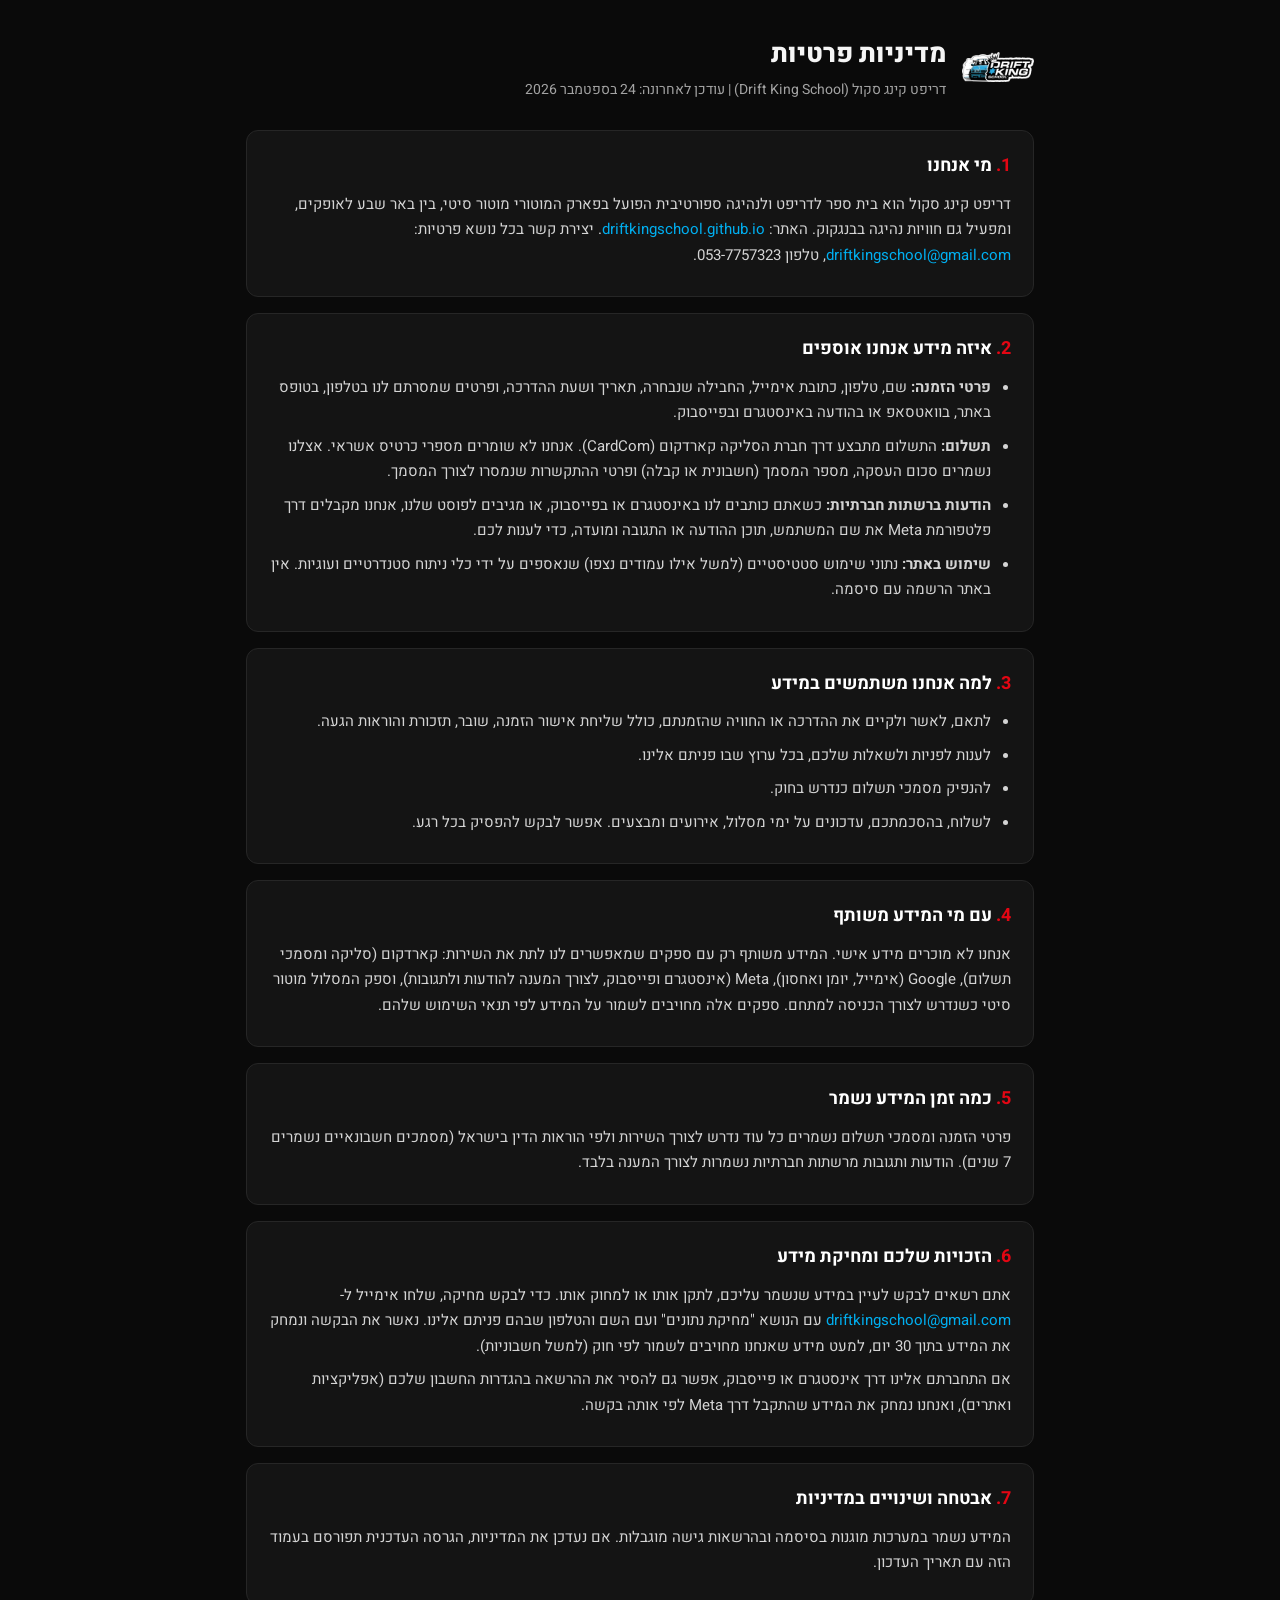
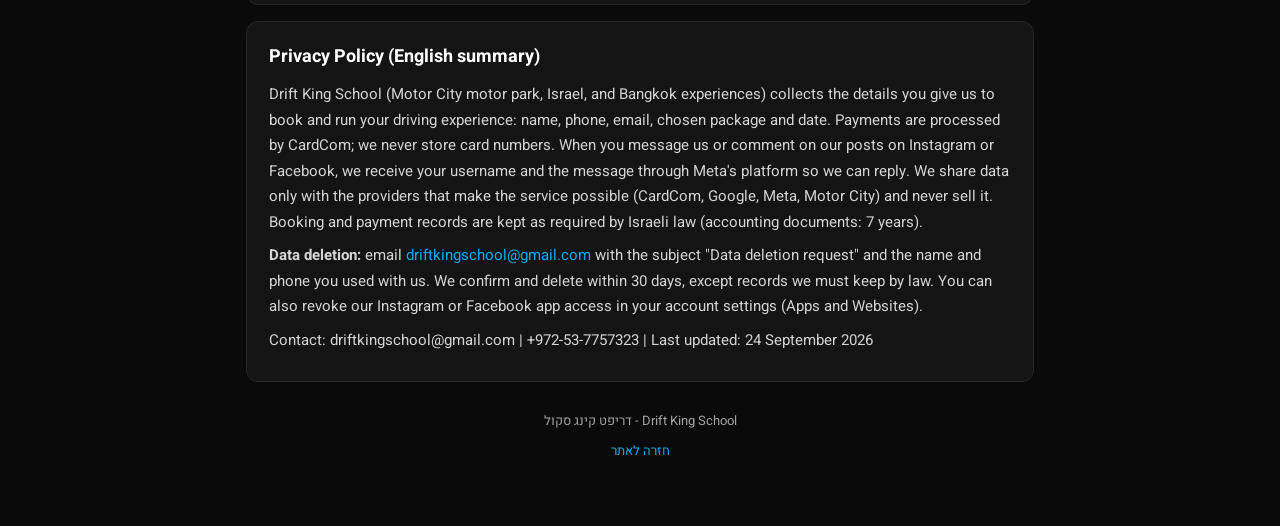
<file: privacy/index.html>
<!DOCTYPE html>
<html lang="he" dir="rtl">
<head>
<meta charset="UTF-8">
<meta name="viewport" content="width=device-width, initial-scale=1">
<title>Drift King School - מדיניות פרטיות</title>
<meta name="description" content="מדיניות הפרטיות של דריפט קינג סקול: איזה מידע נאסף, למה, עם מי הוא משותף ואיך מבקשים מחיקה.">
<link rel="icon" type="image/png" href="../logo-icon.png">
<link rel="preconnect" href="https://fonts.googleapis.com">
<link rel="preconnect" href="https://fonts.gstatic.com" crossorigin>
<link href="https://fonts.googleapis.com/css2?family=Heebo:wght@300;400;500;700;800&display=swap" rel="stylesheet">
<style>
  :root{--bg:#0a0a0a;--card:#141414;--text:#f5f5f5;--muted:#a3a3a3;--red:#e30613;--blue:#00aeef;--line:#262626}
  *{box-sizing:border-box}
  html,body{margin:0;padding:0;background:var(--bg);color:var(--text);font-family:'Heebo','Segoe UI',Arial,sans-serif;line-height:1.7}
  .wrap{max-width:820px;margin:0 auto;padding:32px 16px 64px}
  header{display:flex;align-items:center;gap:16px;margin-bottom:28px}
  header img{width:72px;height:auto}
  header h1{font-size:26px;font-weight:800;margin:0}
  header p{margin:2px 0 0;color:var(--muted);font-size:14px}
  section{background:var(--card);border:1px solid var(--line);border-radius:12px;padding:20px 22px;margin-bottom:16px}
  h2{font-size:18px;font-weight:700;margin:0 0 10px;color:#fff}
  h2 span{color:var(--red)}
  p,li{font-size:15px;color:#d4d4d4;margin:0 0 8px}
  ul{padding-inline-start:20px;margin:0}
  a{color:var(--blue);text-decoration:none}
  a:hover{text-decoration:underline}
  .en{direction:ltr;text-align:left}
  .en h2,.en p,.en li{font-family:'Heebo','Segoe UI',Arial,sans-serif}
  footer{color:var(--muted);font-size:13px;text-align:center;margin-top:28px}
  .back{display:inline-block;margin-top:8px;color:var(--blue)}
</style>
    <!-- Google Analytics 4 (DKS Landing Pages) -->
    <script async src="https://www.googletagmanager.com/gtag/js?id=G-9BLNS7E34C"></script>
    <script>
        window.dataLayer = window.dataLayer || [];
        function gtag(){dataLayer.push(arguments);}
        gtag('js', new Date());
        gtag('config', 'G-9BLNS7E34C');
        // WhatsApp, phone and booking clicks, sent as events that can be marked as key events in GA
        document.addEventListener('click', function (e) {
            var a = e.target.closest && e.target.closest('a[href]');
            if (!a) return;
            var h = a.getAttribute('href') || '';
            var name = /wa\.me|whatsapp\.com|^whatsapp:/i.test(h) ? 'whatsapp_click'
                : /^tel:/i.test(h) ? 'phone_click'
                : /\/book\//i.test(h) ? 'booking_click' : null;
            if (name) gtag('event', name, { link_url: a.href, link_text: (a.textContent || '').trim().slice(0, 100) });
        }, true);
    </script>
</head>
<body>
<div class="wrap">
  <header>
    <img src="../logo.webp" alt="Drift King School" onerror="this.style.display='none'">
    <div>
      <h1>מדיניות פרטיות</h1>
      <p>דריפט קינג סקול (Drift King School) | עודכן לאחרונה: 24 בספטמבר 2026</p>
    </div>
  </header>

  <section>
    <h2><span>1.</span> מי אנחנו</h2>
    <p>דריפט קינג סקול הוא בית ספר לדריפט ולנהיגה ספורטיבית הפועל בפארק המוטורי מוטור סיטי, בין באר שבע לאופקים, ומפעיל גם חוויות נהיגה בבנגקוק. האתר: <a href="https://driftkingschool.github.io/">driftkingschool.github.io</a>. יצירת קשר בכל נושא פרטיות: <a href="mailto:driftkingschool@gmail.com">driftkingschool@gmail.com</a>, טלפון 053-7757323.</p>
  </section>

  <section>
    <h2><span>2.</span> איזה מידע אנחנו אוספים</h2>
    <ul>
      <li><strong>פרטי הזמנה:</strong> שם, טלפון, כתובת אימייל, החבילה שנבחרה, תאריך ושעת ההדרכה, ופרטים שמסרתם לנו בטלפון, בטופס באתר, בוואטסאפ או בהודעה באינסטגרם ובפייסבוק.</li>
      <li><strong>תשלום:</strong> התשלום מתבצע דרך חברת הסליקה קארדקום (CardCom). אנחנו לא שומרים מספרי כרטיס אשראי. אצלנו נשמרים סכום העסקה, מספר המסמך (חשבונית או קבלה) ופרטי ההתקשרות שנמסרו לצורך המסמך.</li>
      <li><strong>הודעות ברשתות חברתיות:</strong> כשאתם כותבים לנו באינסטגרם או בפייסבוק, או מגיבים לפוסט שלנו, אנחנו מקבלים דרך פלטפורמת Meta את שם המשתמש, תוכן ההודעה או התגובה ומועדה, כדי לענות לכם.</li>
      <li><strong>שימוש באתר:</strong> נתוני שימוש סטטיסטיים (למשל אילו עמודים נצפו) שנאספים על ידי כלי ניתוח סטנדרטיים ועוגיות. אין באתר הרשמה עם סיסמה.</li>
    </ul>
  </section>

  <section>
    <h2><span>3.</span> למה אנחנו משתמשים במידע</h2>
    <ul>
      <li>לתאם, לאשר ולקיים את ההדרכה או החוויה שהזמנתם, כולל שליחת אישור הזמנה, שובר, תזכורת והוראות הגעה.</li>
      <li>לענות לפניות ולשאלות שלכם, בכל ערוץ שבו פניתם אלינו.</li>
      <li>להנפיק מסמכי תשלום כנדרש בחוק.</li>
      <li>לשלוח, בהסכמתכם, עדכונים על ימי מסלול, אירועים ומבצעים. אפשר לבקש להפסיק בכל רגע.</li>
    </ul>
  </section>

  <section>
    <h2><span>4.</span> עם מי המידע משותף</h2>
    <p>אנחנו לא מוכרים מידע אישי. המידע משותף רק עם ספקים שמאפשרים לנו לתת את השירות: קארדקום (סליקה ומסמכי תשלום), Google (אימייל, יומן ואחסון), Meta (אינסטגרם ופייסבוק, לצורך המענה להודעות ולתגובות), וספק המסלול מוטור סיטי כשנדרש לצורך הכניסה למתחם. ספקים אלה מחויבים לשמור על המידע לפי תנאי השימוש שלהם.</p>
  </section>

  <section>
    <h2><span>5.</span> כמה זמן המידע נשמר</h2>
    <p>פרטי הזמנה ומסמכי תשלום נשמרים כל עוד נדרש לצורך השירות ולפי הוראות הדין בישראל (מסמכים חשבונאיים נשמרים 7 שנים). הודעות ותגובות מרשתות חברתיות נשמרות לצורך המענה בלבד.</p>
  </section>

  <section id="deletion">
    <h2><span>6.</span> הזכויות שלכם ומחיקת מידע</h2>
    <p>אתם רשאים לבקש לעיין במידע שנשמר עליכם, לתקן אותו או למחוק אותו. כדי לבקש מחיקה, שלחו אימייל ל-<a href="mailto:driftkingschool@gmail.com?subject=%D7%9E%D7%97%D7%99%D7%A7%D7%AA%20%D7%A0%D7%AA%D7%95%D7%A0%D7%99%D7%9D">driftkingschool@gmail.com</a> עם הנושא "מחיקת נתונים" ועם השם והטלפון שבהם פניתם אלינו. נאשר את הבקשה ונמחק את המידע בתוך 30 יום, למעט מידע שאנחנו מחויבים לשמור לפי חוק (למשל חשבוניות).</p>
    <p>אם התחברתם אלינו דרך אינסטגרם או פייסבוק, אפשר גם להסיר את ההרשאה בהגדרות החשבון שלכם (אפליקציות ואתרים), ואנחנו נמחק את המידע שהתקבל דרך Meta לפי אותה בקשה.</p>
  </section>

  <section>
    <h2><span>7.</span> אבטחה ושינויים במדיניות</h2>
    <p>המידע נשמר במערכות מוגנות בסיסמה ובהרשאות גישה מוגבלות. אם נעדכן את המדיניות, הגרסה העדכנית תפורסם בעמוד הזה עם תאריך העדכון.</p>
  </section>

  <section class="en">
    <h2>Privacy Policy (English summary)</h2>
    <p>Drift King School (Motor City motor park, Israel, and Bangkok experiences) collects the details you give us to book and run your driving experience: name, phone, email, chosen package and date. Payments are processed by CardCom; we never store card numbers. When you message us or comment on our posts on Instagram or Facebook, we receive your username and the message through Meta's platform so we can reply. We share data only with the providers that make the service possible (CardCom, Google, Meta, Motor City) and never sell it. Booking and payment records are kept as required by Israeli law (accounting documents: 7 years).</p>
    <p><strong>Data deletion:</strong> email <a href="mailto:driftkingschool@gmail.com?subject=Data%20deletion%20request">driftkingschool@gmail.com</a> with the subject "Data deletion request" and the name and phone you used with us. We confirm and delete within 30 days, except records we must keep by law. You can also revoke our Instagram or Facebook app access in your account settings (Apps and Websites).</p>
    <p>Contact: driftkingschool@gmail.com | +972-53-7757323 | Last updated: 24 September 2026</p>
  </section>

  <footer>
    Drift King School - דריפט קינג סקול<br>
    <a class="back" href="../">חזרה לאתר</a>
  </footer>
</div>
</body>
</html>
</file>
<file: style.css>
/* ===== RESET & BASE ===== */
*, *::before, *::after { margin: 0; padding: 0; box-sizing: border-box; }
:root {
    /* Light luxury theme, inspired by BMW */
    --bg-white: #ffffff;
    --bg-soft: #f5f5f7;
    --bg-alt: #fafafa;
    --bg-card: #ffffff;

    /* Brand colors */
    --red-primary: #e30613;
    --red-deep: #c00010;
    --blue-primary: #1c69d4;
    --blue-light: #00AEEF;
    --cyan-accent: #00AEEF;
    --gold: #b8860b;

    /* Text on light */
    --text-dark: #0a0a0a;
    --text-body: #1d1d1f;
    --text-medium: #4a4a4a;
    --text-muted: #6e6e73;
    --text-on-dark: #ffffff;

    /* Borders + shadows */
    --border-subtle: rgba(0,0,0,0.08);
    --border-medium: rgba(0,0,0,0.14);
    --shadow-sm: 0 1px 3px rgba(0,0,0,0.04), 0 1px 2px rgba(0,0,0,0.03);
    --shadow-md: 0 4px 16px rgba(0,0,0,0.06), 0 2px 4px rgba(0,0,0,0.04);
    --shadow-lg: 0 20px 50px rgba(0,0,0,0.08), 0 8px 16px rgba(0,0,0,0.04);
    --shadow-brand: 0 8px 30px rgba(28,105,212,0.25);

    /* Gradients */
    --gradient-red: linear-gradient(135deg, #e30613, #ff3344);
    --gradient-blue: linear-gradient(135deg, #1c69d4, #00AEEF);
    --gradient-king: linear-gradient(135deg, #b8860b, #e3a82f);
    --gradient-vip: linear-gradient(135deg, #6b4a9b, #8e44ad);

    --radius: 16px;
    --radius-sm: 10px;
    --transition: 0.3s cubic-bezier(0.4, 0, 0.2, 1);
}

html { scroll-behavior: smooth; font-size: 16px; }
body {
    font-family: var(--lang-font, 'Heebo'), sans-serif;
    background: var(--bg-white);
    color: var(--text-body);
    overflow-x: hidden;
    line-height: 1.6;
    -webkit-font-smoothing: antialiased;
    -moz-osx-font-smoothing: grayscale;
}
html[lang="he"] { --lang-font: 'Heebo'; }
html[lang="en"] { --lang-font: 'Inter'; }
html[lang="ru"] { --lang-font: 'Inter'; }
html[lang="ar"] { --lang-font: 'Cairo'; }
a { text-decoration: none; color: inherit; }
ul { list-style: none; }
img { max-width: 100%; }

/* ===== NAVBAR ===== */
.navbar {
    position: fixed; top: 0; right: 0; left: 0; z-index: 1000;
    background: rgba(255,255,255,0.0);
    backdrop-filter: blur(0px);
    border-bottom: 1px solid transparent;
    transition: var(--transition);
}
.navbar.scrolled {
    background: rgba(255,255,255,0.85);
    backdrop-filter: blur(24px);
    -webkit-backdrop-filter: blur(24px);
    border-bottom: 1px solid var(--border-subtle);
    box-shadow: var(--shadow-sm);
}
.nav-container {
    max-width: 1300px; margin: 0 auto;
    padding: 0 2rem; height: 76px;
    display: flex; align-items: center; justify-content: space-between;
}
.nav-logo { display: flex; align-items: center; gap: 2px; font-weight: 900; font-size: 1.3rem; letter-spacing: 1px; }
.logo-img { height: 44px; width: auto; object-fit: contain; }
.nav-links { display: flex; align-items: center; gap: 2.2rem; }
.nav-links a {
    font-size: 0.95rem;
    color: #ffffff;
    font-weight: 500;
    text-shadow: 0 1px 8px rgba(0,0,0,0.4);
    transition: var(--transition);
    position: relative;
}
.navbar.scrolled .nav-links a {
    color: var(--text-body);
    text-shadow: none;
}
.nav-links a::after {
    content: ''; position: absolute; bottom: -6px; right: 0; width: 0; height: 2px;
    background: var(--red-primary); transition: var(--transition);
}
.nav-links a.nav-current {
    color: #fff !important;
    font-weight: 800;
}
.nav-links a.nav-current::after {
    width: 100% !important;
    background: var(--red-primary);
}
.navbar.scrolled .nav-links a.nav-current {
    color: var(--red-primary) !important;
}
.mobile-sub-nav {
    display: flex; flex-direction: column; gap: 0.5rem;
    padding: 0.8rem 0 0.4rem;
    margin: 0.4rem 0;
    border-top: 1px solid rgba(0,0,0,0.08);
    border-bottom: 1px solid rgba(0,0,0,0.08);
}
.mobile-sub-nav a {
    color: var(--text-muted) !important;
    font-size: 0.9rem !important;
    font-weight: 500 !important;
    padding: 0.2rem 0 !important;
}
.mobile-menu a.nav-current {
    color: var(--red-primary) !important;
    font-weight: 800 !important;
}
.nav-cta {
    background: var(--gradient-blue) !important; color: #fff !important;
    padding: 0.7rem 1.5rem; border-radius: 50px; font-weight: 700;
    display: flex; align-items: center; gap: 0.4rem;
    transition: var(--transition); box-shadow: var(--shadow-brand);
    text-shadow: none !important;
}
.nav-cta::after { display: none !important; }
.cta-icon { font-size: 1.1rem; }
.hamburger { display: none; background: none; border: none; cursor: pointer; padding: 8px; }
.hamburger span {
    display: block; width: 24px; height: 2px;
    background: #ffffff; margin: 6px 0; transition: var(--transition);
    box-shadow: 0 1px 3px rgba(0,0,0,0.3);
}
.navbar.scrolled .hamburger span { background: var(--text-body); box-shadow: none; }
.mobile-menu {
    display: none; flex-direction: column; gap: 0; padding: 0 2rem 1.5rem;
    background: rgba(255,255,255,0.98);
    backdrop-filter: blur(20px);
    /* the menu can outgrow short screens (many sites + lang row) — let it scroll */
    max-height: calc(100vh - 72px);
    overflow-y: auto;
    -webkit-overflow-scrolling: touch;
}
.mobile-menu a {
    padding: 0.9rem 0; border-bottom: 1px solid var(--border-subtle);
    font-size: 1rem; color: var(--text-body);
}
.mobile-menu .nav-cta { margin-top: 0.8rem; justify-content: center; border-bottom: none; color: #fff !important; }

/* ===== HERO (keep dark — video background) ===== */
.hero {
    position: relative; min-height: 100vh; display: flex; align-items: center; justify-content: center;
    overflow: hidden; text-align: center; padding-top: 80px; padding-bottom: 100px;
    background: #0a0a0a;
}
.hero-video {
    position: absolute; inset: 0; width: 100%; height: 100%;
    object-fit: cover; z-index: 0; opacity: 0.6;
}
.hero-overlay {
    position: absolute; inset: 0; z-index: 1;
    background:
        linear-gradient(135deg, rgba(227,6,19,0.18) 0%, transparent 45%, rgba(0,174,239,0.14) 100%),
        linear-gradient(to bottom, rgba(0,0,0,0.5) 0%, rgba(0,0,0,0.2) 50%, rgba(0,0,0,0.75) 100%);
}
.hero-particles { position: absolute; inset: 0; pointer-events: none; z-index: 2; }
.hero-content { position: relative; z-index: 3; padding: 2rem; max-width: 900px; color: #fff; }
.hero-badge {
    display: inline-flex; align-items: center; gap: 0.5rem;
    padding: 0.5rem 1.4rem; border-radius: 50px;
    background: rgba(255,255,255,0.12); border: 1px solid rgba(255,255,255,0.25);
    color: #ffffff; font-size: 0.9rem; font-weight: 500;
    margin-bottom: 1.5rem; backdrop-filter: blur(10px);
    animation: fadeInDown 0.8s ease;
}
.hero-badge .icon { stroke: #ffd700; fill: none; stroke-width: 1.8; }
.hero-title {
    font-size: clamp(2.5rem, 6vw, 4.5rem); font-weight: 900; line-height: 1.15;
    margin-bottom: 1.5rem; color: #ffffff;
    text-shadow: 0 2px 20px rgba(0,0,0,0.3);
}
.title-line { display: block; }
.title-line.accent { color: rgba(255,255,255,0.92); }
.highlight {
    background: linear-gradient(135deg, #ff3344, #e30613);
    -webkit-background-clip: text; -webkit-text-fill-color: transparent;
    background-clip: text;
}
.hero-sub {
    font-size: 1.15rem; color: rgba(255,255,255,0.88);
    max-width: 620px; margin: 0 auto 2.2rem; line-height: 1.8;
    text-shadow: 0 1px 10px rgba(0,0,0,0.3);
}
.hero-actions { display: flex; gap: 1rem; justify-content: center; flex-wrap: wrap; margin-bottom: 3rem; }

/* ===== BUTTONS ===== */
.btn {
    display: inline-flex; align-items: center; gap: 0.5rem;
    padding: 0.95rem 2.2rem; border-radius: var(--radius-sm);
    font-family: 'Heebo', sans-serif; font-weight: 700; font-size: 1rem;
    cursor: pointer; transition: var(--transition); border: none;
}
.btn-primary {
    background: var(--gradient-blue); color: #fff;
    box-shadow: var(--shadow-brand);
}
.btn-gift {
    background: linear-gradient(135deg, #ffd700, #f5a623); color: #1a1200;
    box-shadow: 0 8px 30px rgba(245,166,35,0.3);
}
.btn-outline {
    background: rgba(255,255,255,0.08); color: #ffffff;
    border: 1.5px solid rgba(255,255,255,0.5);
    backdrop-filter: blur(10px);
}
/* Light-context button variants */
.cta-banner .btn-outline,
.packages .btn-outline {
    background: transparent; color: var(--text-body);
    border: 1.5px solid var(--border-medium);
}
.skew-btn { position: relative; overflow: hidden; }
.skew-btn::before {
    content: ''; position: absolute; top: 0; right: -100%; width: 100%; height: 100%;
    background: rgba(255,255,255,0.12); transform: skewX(-20deg); transition: 0.5s;
}

/* ===== HERO STATS ===== */
.hero-stats {
    display: flex; align-items: center; justify-content: center; gap: 2.5rem;
    padding: 1.6rem 2.8rem; border-radius: var(--radius);
    background: rgba(255,255,255,0.08); border: 1px solid rgba(255,255,255,0.15);
    backdrop-filter: blur(14px); -webkit-backdrop-filter: blur(14px);
}
.stat { text-align: center; }
.stat-num { font-size: 2.2rem; font-weight: 900; color: #ffffff; }
.stat-plus { font-size: 1.5rem; font-weight: 700; color: var(--red-primary); }
.stat-label { display: block; font-size: 0.85rem; color: rgba(255,255,255,0.75); margin-top: 0.25rem; }
.stat-divider { width: 1px; height: 44px; background: rgba(255,255,255,0.2); }
.hero-scroll-indicator {
    position: absolute; bottom: 2rem; left: 50%; transform: translateX(-50%);
    display: flex; flex-direction: column; align-items: center; gap: 0.5rem;
    color: rgba(255,255,255,0.7); font-size: 0.8rem; animation: bounce 2s infinite; z-index: 10;
}
.scroll-arrow {
    width: 18px; height: 18px;
    border-left: 2px solid rgba(255,255,255,0.7);
    border-bottom: 2px solid rgba(255,255,255,0.7);
    transform: rotate(-45deg);
}

/* ===== SECTIONS COMMON (light) ===== */
.section-container { max-width: 1300px; margin: 0 auto; padding: 0 2rem; }
.section-header { text-align: center; margin-bottom: 4rem; }
.section-tag {
    display: inline-block; padding: 0.45rem 1.3rem; border-radius: 50px;
    background: rgba(28,105,212,0.08); border: 1px solid rgba(28,105,212,0.18);
    color: var(--blue-primary); font-size: 0.85rem; font-weight: 600;
    margin-bottom: 1.2rem; letter-spacing: 0.3px;
}
.section-title {
    font-size: clamp(1.9rem, 4vw, 3rem); font-weight: 900;
    margin-bottom: 1rem; color: var(--text-dark); letter-spacing: -0.5px;
}
.section-desc { color: var(--text-muted); font-size: 1.08rem; max-width: 620px; margin: 0 auto; }

/* ===== ICON SYSTEM (Lucide inline SVG) ===== */
.icon {
    width: 20px; height: 20px; flex-shrink: 0;
    stroke: currentColor; fill: none;
    vertical-align: middle;
}
.icon-xs { width: 14px; height: 14px; }
.icon-sm { width: 16px; height: 16px; }
.icon-lg { width: 28px; height: 28px; }
.icon-xl { width: 34px; height: 34px; }

/* ===== ADVANTAGES ===== */
.advantages { padding: 7rem 0; background: var(--bg-white); }
.advantages-grid {
    display: grid; grid-template-columns: repeat(3, 1fr); gap: 1.8rem;
}
.adv-card {
    background: #0a0a0a;
    border: 1px solid rgba(255,255,255,0.08);
    border-radius: var(--radius); padding: 2.8rem 2rem; text-align: center;
    transition: transform 0.4s cubic-bezier(0.4, 0, 0.2, 1), box-shadow 0.4s, border-color 0.4s;
    position: relative; overflow: hidden;
    opacity: 0; transform: translateY(30px);
    box-shadow: 0 10px 40px rgba(0,0,0,0.12);
    cursor: pointer;
    color: #ffffff;
    min-height: 280px;
}
.adv-card.visible { opacity: 1; transform: translateY(0); }

/* Blurred background image — default state */
.adv-card.has-bg::after {
    content: ''; position: absolute; inset: -20px;
    background-image:
        linear-gradient(180deg, rgba(10,10,10,0.55) 0%, rgba(10,10,10,0.82) 100%),
        var(--bg-image);
    background-size: cover; background-position: center;
    filter: blur(6px);
    z-index: 0;
    transition: all 0.6s cubic-bezier(0.4, 0, 0.2, 1);
}
/* Sharp image — clicked state */
.adv-card.has-bg.show-image::after {
    background-image:
        linear-gradient(180deg, rgba(0,0,0,0.2) 0%, rgba(0,0,0,0.4) 100%),
        var(--bg-image);
    filter: blur(0);
    inset: 0;
}

.adv-content {
    position: relative; z-index: 2;
    transition: all 0.4s cubic-bezier(0.4, 0, 0.2, 1);
    opacity: 1; transform: scale(1) translateY(0);
}
.adv-card.show-image .adv-content {
    opacity: 0; transform: scale(0.92) translateY(8px);
    pointer-events: none;
}

.adv-icon {
    display: inline-flex; align-items: center; justify-content: center;
    width: 68px; height: 68px;
    background: rgba(255,255,255,0.08);
    border: 1px solid rgba(255,255,255,0.18);
    border-radius: 18px;
    margin: 0 auto 1.4rem;
    backdrop-filter: blur(12px);
    -webkit-backdrop-filter: blur(12px);
    transition: all 0.4s cubic-bezier(0.4, 0, 0.2, 1);
}
.adv-icon svg {
    width: 32px; height: 32px;
    stroke: #ffffff;
    fill: none;
    stroke-width: 1.6;
    transition: all 0.4s cubic-bezier(0.4, 0, 0.2, 1);
}
.adv-card h3 {
    font-size: 1.3rem; font-weight: 800; margin-bottom: 0.8rem;
    color: #ffffff;
    letter-spacing: -0.2px;
}
.adv-card p {
    font-size: 0.95rem; color: rgba(255,255,255,0.75); line-height: 1.7;
}

/* ===== PACKAGES ===== */
.packages {
    padding: 7rem 0;
    background: var(--bg-soft);
    position: relative;
}
.packages::before {
    content: ''; position: absolute; inset: 0;
    background: radial-gradient(ellipse at 50% 0%, rgba(28,105,212,0.04) 0%, transparent 50%);
    pointer-events: none;
}
.packages-grid {
    display: grid; grid-template-columns: repeat(auto-fill, minmax(300px, 1fr)); gap: 1.8rem;
    position: relative;
}
.pkg-outcome {
    font-weight: 700; font-size: 1rem; line-height: 1.4; color: var(--text-dark);
    margin: 0.6rem 0 0.2rem;
}
.pkg-pain {
    font-size: 0.88rem; line-height: 1.5; color: var(--text-body); margin: 0 0 0.4rem;
}
.pkg-includes {
    text-align: center; color: var(--text-body); font-size: 0.95rem; line-height: 1.6;
    max-width: 640px; margin: -1rem auto 2.2rem; padding: 0 16px;
}

/* ===== PACKAGE FILTER (segmented control) ===== */
.pkg-filter {
    display: inline-flex;
    align-items: stretch;
    gap: 0;
    margin: 0 auto 2.6rem;
    padding: 6px;
    background: var(--bg-card);
    border: 1px solid var(--border-subtle);
    border-radius: 50px;
    box-shadow: var(--shadow-sm);
    position: relative;
}
.pkg-filter {
    display: flex;
    justify-content: center;
}
.packages .pkg-filter {
    margin-left: auto; margin-right: auto;
    width: max-content;
    max-width: 100%;
}
.pkg-filter input[type="radio"] {
    position: absolute;
    opacity: 0;
    pointer-events: none;
    width: 0; height: 0;
}
.pkg-filter label {
    display: inline-flex;
    align-items: center;
    justify-content: center;
    padding: 0.7rem 1.6rem;
    border-radius: 50px;
    font-size: 0.95rem;
    font-weight: 600;
    color: var(--text-medium);
    cursor: pointer;
    transition: var(--transition);
    user-select: none;
    white-space: nowrap;
    min-width: 110px;
    text-align: center;
}
.pkg-filter label:hover {
    color: var(--text-dark);
    background: rgba(28,105,212,0.06);
}
.pkg-filter input[type="radio"]:checked + label {
    background: var(--gradient-blue);
    color: #ffffff;
    box-shadow: var(--shadow-brand);
}
.pkg-filter input[type="radio"]:focus-visible + label {
    outline: 2px solid var(--blue-primary);
    outline-offset: 3px;
}

/* Hide cards filtered out */
.pkg-card.hidden-by-filter {
    display: none !important;
}
.pkg-card {
    background: var(--bg-card); border: 1px solid var(--border-subtle);
    border-radius: var(--radius); padding: 2.2rem; position: relative;
    transition: var(--transition); overflow: hidden; display: flex; flex-direction: column;
    opacity: 0; transform: translateY(40px);
    box-shadow: var(--shadow-sm);
}
.pkg-card.visible { opacity: 1; transform: translateY(0); }

/* Ribbon */
.pkg-ribbon {
    position: absolute; top: 18px; inset-inline-start: -32px;
    background: var(--blue-primary); color: #fff;
    font-size: 0.75rem; font-weight: 700; padding: 0.35rem 2.8rem;
    transform: rotate(45deg); z-index: 2;
    box-shadow: 0 2px 8px rgba(28,105,212,0.3);
}
[dir="ltr"] .pkg-ribbon {
    transform: rotate(-45deg);
}

/* Badge */
.pkg-badge {
    position: absolute; top: 1rem; inset-inline-end: 1rem; padding: 0.35rem 1.1rem;
    border-radius: 50px; font-size: 0.72rem; font-weight: 700; letter-spacing: 0.5px;
    background: var(--gradient-red); color: #fff; z-index: 2;
    box-shadow: 0 4px 12px rgba(227,6,19,0.25);
}
.vip-badge { background: var(--gradient-vip); box-shadow: 0 4px 12px rgba(107,74,155,0.25); }
.king-badge {
    background: var(--gradient-king); color: #fff; font-size: 0.78rem;
    box-shadow: 0 4px 12px rgba(184,134,11,0.3);
}

/* Package Header */
.pkg-header { margin-bottom: 1.4rem; padding-bottom: 1.4rem; border-bottom: 1px solid var(--border-subtle); }
.pkg-name {
    font-size: 1.35rem; font-weight: 800; margin-bottom: 0.35rem;
    color: var(--text-dark); letter-spacing: -0.2px;
}
.pkg-subtitle {
    font-size: 0.9rem;
    color: var(--text-muted);
    font-weight: 500;
    margin-bottom: 1rem;
    letter-spacing: 0.2px;
}
.king-card .pkg-subtitle { color: var(--gold); font-weight: 600; }
.pkg-price { display: flex; align-items: baseline; gap: 0.3rem; }
.price-amount {
    font-size: 2.4rem; font-weight: 900;
    background: var(--gradient-blue);
    -webkit-background-clip: text; -webkit-text-fill-color: transparent; background-clip: text;
}
.price-currency { font-size: 1.1rem; color: var(--text-muted); font-weight: 600; }

/* Meta */
.pkg-meta { display: flex; flex-wrap: wrap; gap: 0.5rem; margin-bottom: 1.6rem; }
.meta-item {
    display: inline-flex; align-items: center; gap: 0.45rem;
    background: var(--bg-soft); padding: 0.42rem 0.95rem;
    border-radius: 50px; font-size: 0.82rem; color: var(--text-medium);
    border: 1px solid var(--border-subtle);
    font-weight: 500;
}
.meta-icon {
    width: 14px; height: 14px; flex-shrink: 0;
    stroke: var(--blue-primary); fill: none;
}

/* Features */
.pkg-features { flex: 1; margin-bottom: 1.8rem; }
.pkg-features li {
    padding: 0.6rem 0; font-size: 0.92rem; color: var(--text-body);
    border-bottom: 1px solid var(--border-subtle);
    display: flex; align-items: center; gap: 0.6rem;
}
.pkg-features li::before {
    content: '✓'; color: var(--red-primary); font-weight: 800;
    font-size: 0.9rem; flex-shrink: 0;
}
.pkg-features li:last-child { border-bottom: none; }
.pkg-features li strong { color: var(--text-dark); font-weight: 700; }

/* CTA */
.pkg-cta {
    display: block; text-align: center; padding: 0.95rem;
    background: var(--gradient-blue);
    border: none; color: #ffffff !important;
    border-radius: var(--radius-sm);
    font-weight: 700; font-size: 0.95rem; transition: var(--transition);
    box-shadow: 0 4px 14px rgba(28,105,212,0.18);
}
/* ===== GOLD-BORDERED TIERS ===== */
.pkg-card[data-tier="basic"],
.pkg-card[data-tier="vip"],
.pkg-card[data-tier="premium"] {
    border: 2px solid rgba(184,134,11,0.4);
    box-shadow: 0 4px 20px rgba(184,134,11,0.06);
}
/* ===== KING CARD ===== */
.king-card {
    border: 2px solid rgba(184,134,11,0.35) !important;
    background: linear-gradient(180deg, #fffbf0, #ffffff) !important;
    grid-column: span 2;
    box-shadow: 0 12px 40px rgba(184,134,11,0.1) !important;
}
.king-card .price-amount {
    background: var(--gradient-king);
    -webkit-background-clip: text; -webkit-text-fill-color: transparent; background-clip: text;
}
.king-glow {
    position: absolute; top: -50%; right: -50%; width: 200%; height: 200%;
    background: radial-gradient(circle, rgba(184,134,11,0.05) 0%, transparent 60%);
    pointer-events: none;
}
.king-cta {
    background: var(--gradient-king) !important;
    border: none !important;
    color: #ffffff !important;
    box-shadow: 0 4px 14px rgba(184,134,11,0.25) !important;
}

/* ===== CTA BANNER ===== */
.cta-banner {
    padding: 6rem 0; text-align: center; position: relative; overflow: hidden;
    background: var(--bg-white);
    border-top: 1px solid var(--border-subtle);
    border-bottom: 1px solid var(--border-subtle);
}
.cta-bg-effect {
    position: absolute; inset: 0;
    background:
        radial-gradient(ellipse at 20% 50%, rgba(227,6,19,0.05) 0%, transparent 45%),
        radial-gradient(ellipse at 80% 50%, rgba(28,105,212,0.05) 0%, transparent 45%);
}
.cta-banner h2 {
    font-size: clamp(1.9rem, 4vw, 2.6rem); font-weight: 900; margin-bottom: 1rem;
    position: relative; color: var(--text-dark); letter-spacing: -0.5px;
    display: inline-flex; align-items: center; gap: 0.6rem; justify-content: center;
}
.cta-flame {
    stroke: var(--red-primary);
    filter: drop-shadow(0 0 10px rgba(227,6,19,0.3));
}
.cta-banner p { color: var(--text-muted); font-size: 1.08rem; margin-bottom: 2.2rem; position: relative; }
.cta-actions { display: flex; gap: 1rem; justify-content: center; flex-wrap: wrap; position: relative; }

/* ===== FOOTER ===== */
.footer {
    padding: 5rem 0 0;
    background: var(--bg-soft);
    border-top: 1px solid var(--border-subtle);
}
.footer-grid { display: grid; grid-template-columns: 2fr 1fr 1fr; gap: 3.5rem; margin-bottom: 3rem; }
.footer-logo { margin-bottom: 1.5rem; display: flex; align-items: center; gap: 2px; font-weight: 900; font-size: 1.3rem; }
.footer-logo .logo-img { height: 52px; }
.footer-brand p { color: var(--text-muted); font-size: 0.95rem; line-height: 1.8; margin-bottom: 1.4rem; max-width: 420px; }
.footer-social { display: flex; gap: 0.8rem; }
.footer-social a {
    width: 44px; height: 44px; border-radius: 50%;
    display: flex; align-items: center; justify-content: center;
    background: #ffffff; border: 1px solid var(--border-subtle);
    color: var(--text-medium); transition: var(--transition);
}
.footer-links h4, .footer-contact h4 {
    font-size: 1rem; font-weight: 700; margin-bottom: 1.3rem;
    color: var(--text-dark); letter-spacing: 0.3px;
}
.footer-links a, .footer-contact a, .footer-contact p {
    display: flex; align-items: center; gap: 0.5rem;
    color: var(--text-medium); font-size: 0.92rem;
    margin-bottom: 0.8rem; transition: var(--transition);
}
.footer-contact .icon { stroke: var(--blue-primary); }
.footer-links a { display: block; }
.footer-bottom {
    padding: 1.8rem 0; border-top: 1px solid var(--border-subtle); text-align: center;
}
.footer-bottom p { color: var(--text-muted); font-size: 0.82rem; }

/* ===== ANIMATIONS ===== */
@keyframes fadeInDown { from { opacity: 0; transform: translateY(-20px); } to { opacity: 1; transform: translateY(0); } }
@keyframes bounce { 0%, 20%, 50%, 80%, 100% { transform: translateX(-50%) translateY(0); } 40% { transform: translateX(-50%) translateY(-10px); } 60% { transform: translateX(-50%) translateY(-5px); } }

/* ===== INTRO: SEAL VIDEO → LOGO FLIGHT ===== */
.logo-intro {
    position: fixed; inset: 0; z-index: 10000;
    display: flex; align-items: center; justify-content: center;
    background: #000000;
    pointer-events: none;
    overflow: hidden;
    transition: opacity 0.5s ease, visibility 0s linear 0.5s;
}
.logo-intro.done {
    opacity: 0; visibility: hidden;
}
.logo-intro-video {
    position: absolute;
    top: 50%; left: 50%;
    min-width: 100%; min-height: 100%;
    width: auto; height: auto;
    transform: translate(-50%, -50%);
    object-fit: cover;
    object-position: center center;
    background: #000000;
    opacity: 1;
    transition: opacity 0.35s ease;
}
.logo-intro.video-done .logo-intro-video {
    opacity: 0;
    pointer-events: none;
}
.logo-intro-img {
    position: absolute;
    width: min(55vw, 380px); height: auto;
    transform-origin: center center;
    transform: translate(0, 0) scale(1);
    will-change: transform, opacity;
    opacity: 0;
    transition: opacity 0.4s ease;
}
.logo-intro.video-done .logo-intro-img {
    opacity: 1;
}
.logo-intro.flying .logo-intro-img {
    transform: translate(var(--intro-tx, 0px), var(--intro-ty, 0px)) scale(var(--intro-ts, 0.15));
    transition:
        transform 1.7s cubic-bezier(0.45, 0, 0.15, 1),
        opacity 0.4s ease;
}
body:not(.intro-done) .nav-logo .logo-img { opacity: 0; }
.nav-logo .logo-img { transition: opacity 0.3s ease 0.05s; }
body:not(.intro-done) { overflow: hidden; }

/* ===== ACCESSIBILITY ===== */
*:focus-visible {
    outline: 2px solid var(--blue-primary);
    outline-offset: 3px;
    border-radius: 4px;
}
@media (prefers-reduced-motion: reduce) {
    *, *::before, *::after {
        animation-duration: 0.01ms !important;
        transition-duration: 0.01ms !important;
    }
    .hero-video { display: none; }
    .logo-intro { display: none !important; }
    body .nav-logo .logo-img { opacity: 1 !important; }
    body { overflow: auto !important; }
}

/* ===== RESPONSIVE ===== */
@media (max-width: 1024px) {
    .advantages-grid { grid-template-columns: repeat(2, 1fr); }
    .king-card { grid-column: span 2; }
    .footer-grid { grid-template-columns: 1.5fr 1fr 1fr; gap: 2rem; }
}
@media (max-width: 768px) {
    .nav-links { display: none; }
    .hamburger { display: block; }
    .mobile-menu.open { display: flex; }
    .hero-stats { flex-direction: column; gap: 1rem; padding: 1.5rem; }
    .stat-divider { width: 60px; height: 1px; }
    .advantages-grid { grid-template-columns: 1fr; }
    .packages-grid { grid-template-columns: 1fr; }
    .king-card { grid-column: span 1; }
    .pkg-filter { flex-direction: column; gap: 4px; border-radius: 18px; padding: 6px; width: 100%; max-width: 320px; }
    .pkg-filter label { width: 100%; padding: 0.85rem 1rem; min-width: 0; }
    .footer-grid { grid-template-columns: 1fr; gap: 2.5rem; }
    .hero-title { font-size: clamp(2rem, 8vw, 3rem); }
    .section-header { margin-bottom: 2.5rem; }
    .advantages, .packages, .cta-banner { padding: 4.5rem 0; }
}

/* ====== LANGUAGE SWITCHER ====== */
.lang-wrap { position: relative; display: inline-block; }
.lang-toggle {
    display: inline-flex;
    align-items: center;
    gap: 0.4rem;
    background: rgba(255, 255, 255, 0.12);
    color: #ffffff;
    border: 1px solid rgba(255, 255, 255, 0.35);
    padding: 0.45rem 0.85rem;
    border-radius: 999px;
    font-weight: 700;
    font-size: 0.78rem;
    letter-spacing: 0.08em;
    cursor: pointer;
    transition: all 0.15s;
    font-family: 'Inter', system-ui, sans-serif;
    backdrop-filter: blur(10px);
    text-shadow: 0 1px 6px rgba(0,0,0,0.3);
}
.navbar.scrolled .lang-toggle {
    background: rgba(0, 0, 0, 0.04);
    color: var(--text-body);
    border-color: var(--border-medium);
    text-shadow: none;
}
.lang-toggle:hover {
    background: var(--blue-primary);
    color: #ffffff;
    border-color: var(--blue-primary);
    text-shadow: none;
}
.lang-caret {
    font-size: 0.7rem;
    opacity: 0.85;
    transition: transform 0.15s;
}
.lang-toggle[aria-expanded="true"] .lang-caret { transform: rotate(180deg); }

.lang-menu {
    position: absolute;
    top: calc(100% + 0.5rem);
    inset-inline-end: 0;
    min-width: 168px;
    background: #ffffff;
    border: 1px solid var(--border-subtle);
    border-radius: var(--radius-sm);
    box-shadow: var(--shadow-lg);
    padding: 0.4rem;
    list-style: none;
    z-index: 1100;
    animation: langMenuIn 0.18s ease-out;
}
@keyframes langMenuIn {
    from { opacity: 0; transform: translateY(-4px); }
    to   { opacity: 1; transform: translateY(0); }
}
.lang-menu li { margin: 0; }
.lang-menu li > button {
    display: flex;
    align-items: center;
    gap: 0.65rem;
    width: 100%;
    background: transparent;
    border: 0;
    color: var(--text-body);
    padding: 0.65rem 0.85rem;
    border-radius: 8px;
    cursor: pointer;
    font-family: 'Inter', system-ui, sans-serif;
    text-align: start;
    transition: background 0.12s, color 0.12s;
    font-size: 0.95rem;
}
.lang-menu li > button:hover,
.lang-menu li > button:focus-visible {
    background: rgba(28, 105, 212, 0.08);
    color: var(--blue-primary);
    outline: none;
}
.lang-menu li > button[aria-current="true"] {
    background: var(--gradient-blue);
    color: #ffffff;
    font-weight: 700;
}
.lang-menu li > button[aria-current="true"] .lang-code { color: #ffffff; }
.lang-code {
    display: inline-block;
    min-width: 24px;
    font-size: 0.72rem;
    font-weight: 800;
    letter-spacing: 0.1em;
    color: var(--blue-primary);
    opacity: 0.85;
}
.lang-name {
    flex: 1;
    font-weight: 600;
}
.lang-menu li > button[data-lang="he"] .lang-name { font-family: 'Heebo', sans-serif; }
.lang-menu li > button[data-lang="ar"] .lang-name { font-family: 'Cairo', sans-serif; }

/* In mobile menu: no dropdown — an always-visible row of language pills.
   One tap, nothing to open, nothing cut off at the screen edge. */
.mobile-menu .lang-wrap {
    margin-top: 0.8rem;
    align-self: stretch;
    width: 100%;
}
.mobile-menu .lang-toggle { display: none; }
.mobile-menu .lang-menu {
    display: flex !important;   /* overrides the [hidden] attribute the JS toggles */
    position: static;
    flex-direction: row;
    gap: 0.5rem;
    margin-top: 0.4rem;
    padding: 0;
    min-width: 0;
    background: transparent;
    border: 0;
    box-shadow: none;
    animation: none;
}
.mobile-menu .lang-menu li { flex: 1; }
.mobile-menu .lang-menu li > button {
    justify-content: center;
    gap: 0;
    padding: 0.6rem 0.3rem;
    border: 1px solid var(--border-medium);
    border-radius: 999px;
}
.mobile-menu .lang-menu li > button .lang-name { display: none; }
.mobile-menu .lang-menu li > button .lang-code { min-width: auto; font-size: 0.9rem; }
.mobile-menu .lang-menu li > button[aria-current="true"] { border-color: transparent; }

/* ====== PHONE LINK (LTR-safe in any direction) ====== */
.phone-link {
    direction: ltr;
    unicode-bidi: embed;
    display: inline-block;
}

/* ====== CROSS-SITE NAVIGATION (mobile menu) ====== */
.cross-nav-section {
    margin-top: 1.4rem;
    padding-top: 1rem;
    border-top: 1px solid var(--border-medium, rgba(0,0,0,0.12));
    display: flex;
    flex-direction: column;
    gap: 0;
}
.cross-nav-header {
    font-size: 0.72rem;
    font-weight: 700;
    letter-spacing: 0.18em;
    text-transform: uppercase;
    color: var(--gold);
    margin: 0 0 0.5rem 0;
    padding: 0;
    line-height: 1.4;
}
.cross-nav-link {
    padding: 0.75rem 0;
    border-bottom: 1px solid var(--border-subtle, rgba(0,0,0,0.06));
    font-size: 0.95rem;
    font-weight: 500;
    color: var(--text-body);
    transition: color 0.18s ease, padding-inline-start 0.18s ease;
    display: block;
    text-decoration: none;
}
.cross-nav-link:hover,
.cross-nav-link:focus {
    color: var(--gold);
    padding-inline-start: 0.4rem;
}
.cross-nav-link:last-child { border-bottom: none; }
html[dir="rtl"] .cross-nav-header { text-align: right; }
html[dir="ltr"] .cross-nav-header { text-align: left; }

/* ===== GOLD BUNDLE CARD (Triple Taxi) ===== */
.pkg-card.gold-bundle {
    border: 2px solid rgba(184, 134, 11, 0.45) !important;
    box-shadow: 0 6px 20px rgba(184, 134, 11, 0.12) !important;
}
.pkg-card.gold-bundle .price-amount {
    color: var(--gold);
}
.pkg-badge.gold-badge {
    background: linear-gradient(135deg, #d4af37, #b8860b);
    color: #ffffff;
    box-shadow: 0 2px 6px rgba(184, 134, 11, 0.25);
    white-space: nowrap;
}

/* 06/09/26: secondary WhatsApp CTA under the online booking button */
.pkg-cta-alt { display: block; text-align: center; margin-top: 0.55rem; padding: 0.7rem 1rem; border: 1.5px solid var(--border-medium); border-radius: 10px; font-weight: 700; font-size: 0.92rem; color: var(--text-body); text-decoration: none; background: transparent; }

/* package cards: keep model names whole, balance short lines, badges on small phones */
.pkg-card bdi { white-space: nowrap; }
.pkg-outcome, .pkg-pain { text-wrap: balance; }
@media (max-width: 380px) {
    .pkg-badge { position: static; display: inline-block; width: auto; align-self: flex-start; margin-bottom: 0.6rem; }
}

/* ===== DRIFT STORY: scroll-scrubbed video, 5 moments ===== */
.drift-story { position: relative; height: 460vh; background: #08080a; color: #fff; }
.drift-sticky { position: sticky; top: 0; height: 100vh; height: 100svh; overflow: hidden; background: #08080a center/cover no-repeat; }
.drift-story[data-orient="portrait"] .drift-sticky { background-image: url("assets/video/drift-scroll-portrait.jpg"); }
.drift-story[data-orient="landscape"] .drift-sticky { background-image: url("assets/video/drift-scroll-landscape.jpg"); }
.drift-video { position: absolute; inset: 0; width: 100%; height: 100%; object-fit: cover; display: block; }
.drift-scrim {
    position: absolute; inset: 0; pointer-events: none;
    background: linear-gradient(180deg, rgba(0,0,0,0.62) 0%, rgba(0,0,0,0.05) 28%, rgba(0,0,0,0.1) 48%, rgba(0,0,0,0.86) 100%);
}
.drift-head {
    position: absolute; top: 96px; inset-inline: 20px; display: flex; align-items: center; justify-content: space-between; gap: 12px;
    font-weight: 800; text-shadow: 0 2px 14px rgba(0,0,0,0.8);
}
.drift-kicker { font-size: 0.95rem; letter-spacing: 0.04em; }
.drift-cue { font-size: 0.82rem; color: rgba(255,255,255,0.75); white-space: nowrap; }
.drift-steps { list-style: none; margin: 0; padding: 0; position: absolute; inset-inline: 20px; bottom: calc(15vh + 64px); max-width: 600px; }
.drift-step { position: absolute; bottom: 0; inset-inline: 0; opacity: 0; transform: translateY(26px); transition: opacity 0.45s ease, transform 0.45s ease; }
.drift-step.active { opacity: 1; transform: none; }
.drift-num { font-weight: 800; font-size: 0.9rem; letter-spacing: 0.22em; color: var(--red-primary, #e30613); }
.drift-step h3 { margin: 0.1em 0 0.15em; font-weight: 900; font-size: clamp(2.8rem, 12vw, 5.2rem); line-height: 1; color: #fff; text-shadow: 0 4px 28px rgba(0,0,0,0.6); }
.drift-step p { margin: 0; font-size: clamp(1.1rem, 4.6vw, 1.35rem); line-height: 1.5; max-width: 30ch; color: #fff; text-shadow: 0 2px 16px rgba(0,0,0,0.9); }
.drift-cta {
    position: absolute; inset-inline-start: 20px; bottom: calc(6vh + 8px); display: inline-flex; align-items: center; gap: 8px;
    min-height: 48px; padding: 0 22px; border-radius: 999px; background: #fff; color: #0a0a0a; font-weight: 800; font-size: 1rem; text-decoration: none;
    opacity: 0; transform: translateY(12px); pointer-events: none; transition: opacity 0.4s ease, transform 0.4s ease;
}
.drift-story.last .drift-cta { opacity: 1; transform: none; pointer-events: auto; }
.drift-progress { position: absolute; bottom: 0; inset-inline: 0; height: 3px; background: rgba(255,255,255,0.16); }
.drift-progress span { display: block; height: 100%; background: var(--red-primary, #e30613); transform-origin: right center; transform: scaleX(0); }
html[dir="ltr"] .drift-progress span { transform-origin: left center; }
@media (min-width: 900px) {
    .drift-head { inset-inline: 5vw; }
    .drift-steps { inset-inline: 5vw auto; width: min(600px, 90vw); }
    .drift-cta { inset-inline-start: 5vw; }
}
@media (prefers-reduced-motion: reduce) {
    .drift-video { display: none; }
    .drift-story { height: auto; }
    .drift-sticky { position: static; height: auto; overflow: visible; }
    .drift-head { position: static; padding: 96px 20px 0; }
    .drift-steps { position: static; padding: 40px 20px; display: grid; gap: 40px; }
    .drift-step { position: static; opacity: 1; transform: none; }
    .drift-cta { position: static; margin: 0 20px 48px; opacity: 1; transform: none; pointer-events: auto; }
    .drift-progress { display: none; }
}
</file>
<file: book/book.css>
/* DKS Booking page - rides on ../style.css (white luxury palette). */
body { background: var(--bg-soft, #f5f5f7); }
.book-main { padding: 110px 1.25rem 4rem; max-width: 1080px; margin: 0 auto; }
.book-head { text-align: center; margin-bottom: 1.6rem; }
.book-head h1 { font-size: clamp(1.7rem, 4vw, 2.4rem); font-weight: 900; color: var(--text-dark, #0a0a0a); margin: 0 0 .4rem; }
.book-head p { color: var(--text-body, #1d1d1f); opacity: .75; margin: 0; }
.book-grid { display: grid; grid-template-columns: 340px 1fr; gap: 1.6rem; align-items: start; }
@media (max-width: 900px) { .book-grid { grid-template-columns: 1fr; } .book-main { padding-top: 96px; } }

/* product card */
.book-pkg { background: #fff; border: 1px solid var(--border-medium, rgba(0,0,0,.14)); border-radius: 18px; padding: 1.5rem; box-shadow: 0 10px 30px rgba(0,0,0,.06); position: sticky; top: 90px; }
@media (max-width: 900px) { .book-pkg { position: static; } }
.book-pkg .pkg-kicker { color: var(--blue-primary, #1c69d4); font-weight: 800; font-size: .8rem; letter-spacing: .08em; }
.book-pkg h2 { font-size: 1.6rem; font-weight: 900; margin: .25rem 0 .2rem; color: var(--text-dark, #0a0a0a); }
.book-pkg .pkg-sub { color: var(--text-body, #1d1d1f); opacity: .8; margin: 0 0 .9rem; }
.book-pkg .pkg-price-row { display: flex; align-items: baseline; gap: .35rem; direction: ltr; justify-content: flex-end; }
.book-pkg .pkg-price-row .amt { font-size: 2.4rem; font-weight: 900; color: var(--text-dark, #0a0a0a); }
.book-pkg .pkg-price-row .cur { font-size: 1.2rem; font-weight: 800; color: var(--blue-primary, #1c69d4); }
.book-pkg ul { list-style: none; padding: 0; margin: .9rem 0 0; display: grid; gap: .45rem; }
.book-pkg li { display: flex; gap: .5rem; align-items: center; color: var(--text-body, #1d1d1f); font-size: .95rem; }
.book-pkg li .icon { width: 18px; height: 18px; color: var(--blue-primary, #1c69d4); flex: none; }
.pkg-picker { display: grid; gap: .5rem; }
.pkg-pick { display: flex; justify-content: space-between; align-items: center; padding: .85rem 1rem; border: 1.5px solid var(--border-medium, rgba(0,0,0,.14)); border-radius: 12px; background: #fff; cursor: pointer; font-family: inherit; font-size: 1rem; font-weight: 700; color: var(--text-dark, #0a0a0a); text-align: start; }
.pkg-pick small { font-weight: 600; color: var(--blue-primary, #1c69d4); white-space: nowrap; margin-inline-start: .75rem; }
.pkg-pick > span { display: flex; flex-direction: column; gap: .15rem; min-width: 0; }
.pkg-pick em { font-style: normal; font-weight: 500; font-size: .85rem; color: var(--text-body, #4a4a4a); }

/* steps */
.book-form { background: #fff; border: 1px solid var(--border-medium, rgba(0,0,0,.14)); border-radius: 18px; padding: 1.6rem; box-shadow: 0 10px 30px rgba(0,0,0,.06); }
.form-progress { display: flex; gap: .5rem; margin-bottom: 1.4rem; }
.form-progress[hidden], .book-form form[hidden], .view[hidden], .radio-tile[hidden] { display: none; }
.progress-step { flex: 1; padding: .7rem .4rem; text-align: center; border-radius: 10px; font-size: .85rem; font-weight: 700; color: #6b7280; border: 1px solid var(--border-medium, rgba(0,0,0,.14)); background: #fff; }
.progress-step.active { background: var(--gradient-blue, linear-gradient(135deg,#1c69d4,#00AEEF)); color: #fff; border-color: transparent; }
.progress-step.done { background: rgba(28,105,212,.08); color: var(--blue-primary, #1c69d4); }
.form-step { display: none; border: 0; padding: 0; margin: 0; }
.form-step.active { display: block; }
.form-step > legend { font-size: 1.2rem; font-weight: 800; margin-bottom: 1rem; color: var(--text-dark, #0a0a0a); }
.book-form label { display: block; margin-bottom: 1rem; font-weight: 600; font-size: .95rem; color: var(--text-dark, #0a0a0a); }
.book-form label > input { width: 100%; padding: .9rem 1rem; border: 1.5px solid var(--border-medium, rgba(0,0,0,.14)); border-radius: 10px; font: inherit; font-weight: 500; margin-top: .45rem; background: #fff; }
.book-form label > input:focus { outline: none; border-color: var(--blue-primary, #1c69d4); box-shadow: 0 0 0 3px rgba(28,105,212,.15); }
.book-form label > input.invalid { border-color: #e30613; background: rgba(227,6,19,.04); }
.error-msg { display: none; font-size: .8rem; color: #e30613; margin-top: .35rem; font-weight: 600; }
.error-msg.show { display: block; }
.hint { display: block; font-size: .8rem; color: #6b7280; margin-top: .35rem; font-weight: 400; }
.req { color: #e30613; }
.hp { position: absolute; left: -9999px; top: -9999px; height: 0; width: 0; opacity: 0; }

/* calendar */
.cal-head { display: flex; align-items: center; justify-content: space-between; margin-bottom: .6rem; }
.cal-head strong { font-size: 1.05rem; }
.cal-nav { background: #fff; border: 1.5px solid var(--border-medium, rgba(0,0,0,.14)); border-radius: 10px; width: 38px; height: 38px; cursor: pointer; font-size: 1.1rem; font-family: inherit; }
.cal-nav:disabled { opacity: .35; cursor: default; }
.day-names, .day-grid { display: grid; grid-template-columns: repeat(7, 1fr); gap: .35rem; }
.day-names span { text-align: center; font-size: .75rem; color: #6b7280; font-weight: 700; padding-bottom: .2rem; }
.day { aspect-ratio: 1; border-radius: 10px; border: 1.5px solid var(--border-medium, rgba(0,0,0,.14)); background: #fff; font: inherit; font-weight: 700; cursor: pointer; color: var(--text-dark, #0a0a0a); }
.day:disabled { opacity: .3; cursor: default; border-style: dashed; }
.day.has { border-color: var(--blue-primary, #1c69d4); color: var(--blue-primary, #1c69d4); }
.day.selected { background: var(--gradient-blue, linear-gradient(135deg,#1c69d4,#00AEEF)); color: #fff; border-color: transparent; }
.day.pad { visibility: hidden; }
.slot-title { margin: 1.1rem 0 .5rem; font-weight: 800; }
.slot-grid { display: flex; flex-wrap: wrap; gap: .45rem; min-height: 44px; }
.slot { padding: .6rem .95rem; border-radius: 999px; border: 1.5px solid var(--border-medium, rgba(0,0,0,.14)); background: #fff; font: inherit; font-weight: 700; cursor: pointer; direction: ltr; }
.slot.selected { background: var(--gradient-blue, linear-gradient(135deg,#1c69d4,#00AEEF)); color: #fff; border-color: transparent; }
.slot-empty { color: #6b7280; font-size: .9rem; }
.chosen { margin-top: .9rem; padding: .8rem 1rem; border-radius: 12px; background: rgba(28,105,212,.08); font-weight: 700; color: var(--blue-primary, #1c69d4); }

/* payment tiles */
.pay-group { border: 1px solid var(--border-medium, rgba(0,0,0,.14)); border-radius: 14px; padding: .9rem; margin-bottom: 1rem; background: var(--bg-soft, #f5f5f7); }
.pay-group > legend { padding: 0 .4rem; font-weight: 800; }
.radio-tile { display: flex; align-items: center; gap: .7rem; padding: .9rem; background: #fff; border: 1.5px solid var(--border-medium, rgba(0,0,0,.14)); border-radius: 10px; cursor: pointer; margin-bottom: .5rem; }
.radio-tile:has(input:checked) { border-color: var(--blue-primary, #1c69d4); box-shadow: 0 0 0 3px rgba(28,105,212,.12); }
.radio-tile input { width: 18px; height: 18px; accent-color: var(--blue-primary, #1c69d4); }
.radio-tile div { flex: 1; }
.radio-tile strong { display: block; }
.radio-tile span { display: block; font-size: .85rem; color: #6b7280; font-weight: 400; margin-top: .1rem; }
.summary { display: grid; gap: .3rem; padding: .9rem 1rem; border-radius: 12px; background: rgba(28,105,212,.06); margin-bottom: 1rem; }
.summary div { display: flex; justify-content: space-between; }
.summary .big { font-size: 1.15rem; font-weight: 900; color: var(--text-dark, #0a0a0a); }
.form-actions { display: flex; gap: .6rem; margin-top: 1.2rem; flex-wrap: wrap; }
.btn-next, .btn-submit, .btn-back { flex: 1; padding: 1rem 1.3rem; border-radius: 12px; border: 0; font: inherit; font-weight: 800; font-size: 1rem; cursor: pointer; }
.btn-next, .btn-submit { background: var(--gradient-blue, linear-gradient(135deg,#1c69d4,#00AEEF)); color: #fff; }
.btn-submit { background: #e30613; font-size: 1.1rem; }
.btn-back { background: #fff; border: 1.5px solid var(--border-medium, rgba(0,0,0,.14)); color: #374151; flex: 0 0 auto; }
button:disabled { opacity: .6; cursor: wait; }
.note { font-size: .85rem; color: #6b7280; margin-top: .6rem; }

/* transition / status views */
.view { text-align: center; padding: 1.4rem .6rem; }
.view h2 { font-size: 1.5rem; font-weight: 900; margin: .4rem 0 .6rem; color: var(--text-dark, #0a0a0a); }
.view p { color: var(--text-body, #1d1d1f); margin: .3rem 0; }
.timer { font-size: clamp(3.4rem, 12vw, 5.6rem); font-weight: 900; letter-spacing: .02em; direction: ltr; color: var(--blue-primary, #1c69d4); line-height: 1; margin: .6rem 0; font-variant-numeric: tabular-nums; }
.timer.warn { color: #e30613; }
.spinner { width: 46px; height: 46px; border-radius: 50%; border: 5px solid rgba(28,105,212,.15); border-top-color: var(--blue-primary, #1c69d4); margin: .8rem auto; animation: spin 1s linear infinite; }
@keyframes spin { to { transform: rotate(360deg); } }
.ok-mark { width: 64px; height: 64px; border-radius: 50%; background: #16a34a; color: #fff; font-size: 2rem; line-height: 64px; margin: 0 auto .6rem; }
.confirm-box { text-align: start; margin: 1rem auto; max-width: 480px; padding: 1rem 1.2rem; border-radius: 14px; border: 2px dashed var(--blue-primary, #1c69d4); background: rgba(28,105,212,.04); line-height: 1.9; }
.view-actions { display: flex; gap: .6rem; justify-content: center; flex-wrap: wrap; margin-top: 1rem; }
.view-actions a, .view-actions button { display: inline-block; padding: .85rem 1.3rem; border-radius: 12px; font: inherit; font-weight: 800; text-decoration: none; cursor: pointer; border: 0; }
.a-primary { background: var(--gradient-blue, linear-gradient(135deg,#1c69d4,#00AEEF)); color: #fff; }
.a-wa { background: #25D366; color: #fff; }
.a-ghost { background: #fff; border: 1.5px solid var(--border-medium, rgba(0,0,0,.14)) !important; color: #374151; }

/* status banner (from track-days) */
#status-banner { position: fixed; top: 84px; left: 50%; transform: translateX(-50%); z-index: 1200; width: min(560px, 92vw); border-radius: 14px; box-shadow: 0 16px 40px rgba(0,0,0,.18); background: #fff; border-inline-start: 6px solid #1c69d4; }
#status-banner.success { border-inline-start-color: #16a34a; }
#status-banner.failed, #status-banner.cancel { border-inline-start-color: #e30613; }
#status-banner.released { border-inline-start-color: #16a34a; }
.status-link { grid-column: 2; justify-self: start; font-size: .88rem; font-weight: 700; color: #1c69d4; text-decoration: underline; }
.view-actions a.a-primary { text-decoration: none; }
.status-content { display: grid; grid-template-columns: auto 1fr auto; gap: .6rem 1rem; align-items: center; padding: 1rem 1.1rem; }
.status-content #status-icon { font-size: 1.6rem; }
.status-content strong { display: block; }
.status-content p { grid-column: 2; margin: 0; color: #4b5563; font-size: .92rem; }
#status-close { grid-row: 1 / span 2; background: transparent; border: 0; font-size: 1.4rem; cursor: pointer; color: #6b7280; }

.ssl-note { display: flex; align-items: center; justify-content: center; gap: .4rem; margin-top: .9rem; font-size: .9rem; font-weight: 700; color: #15803d; }
.ssl-note .icon { width: 18px; height: 18px; color: #15803d; }
</file>
